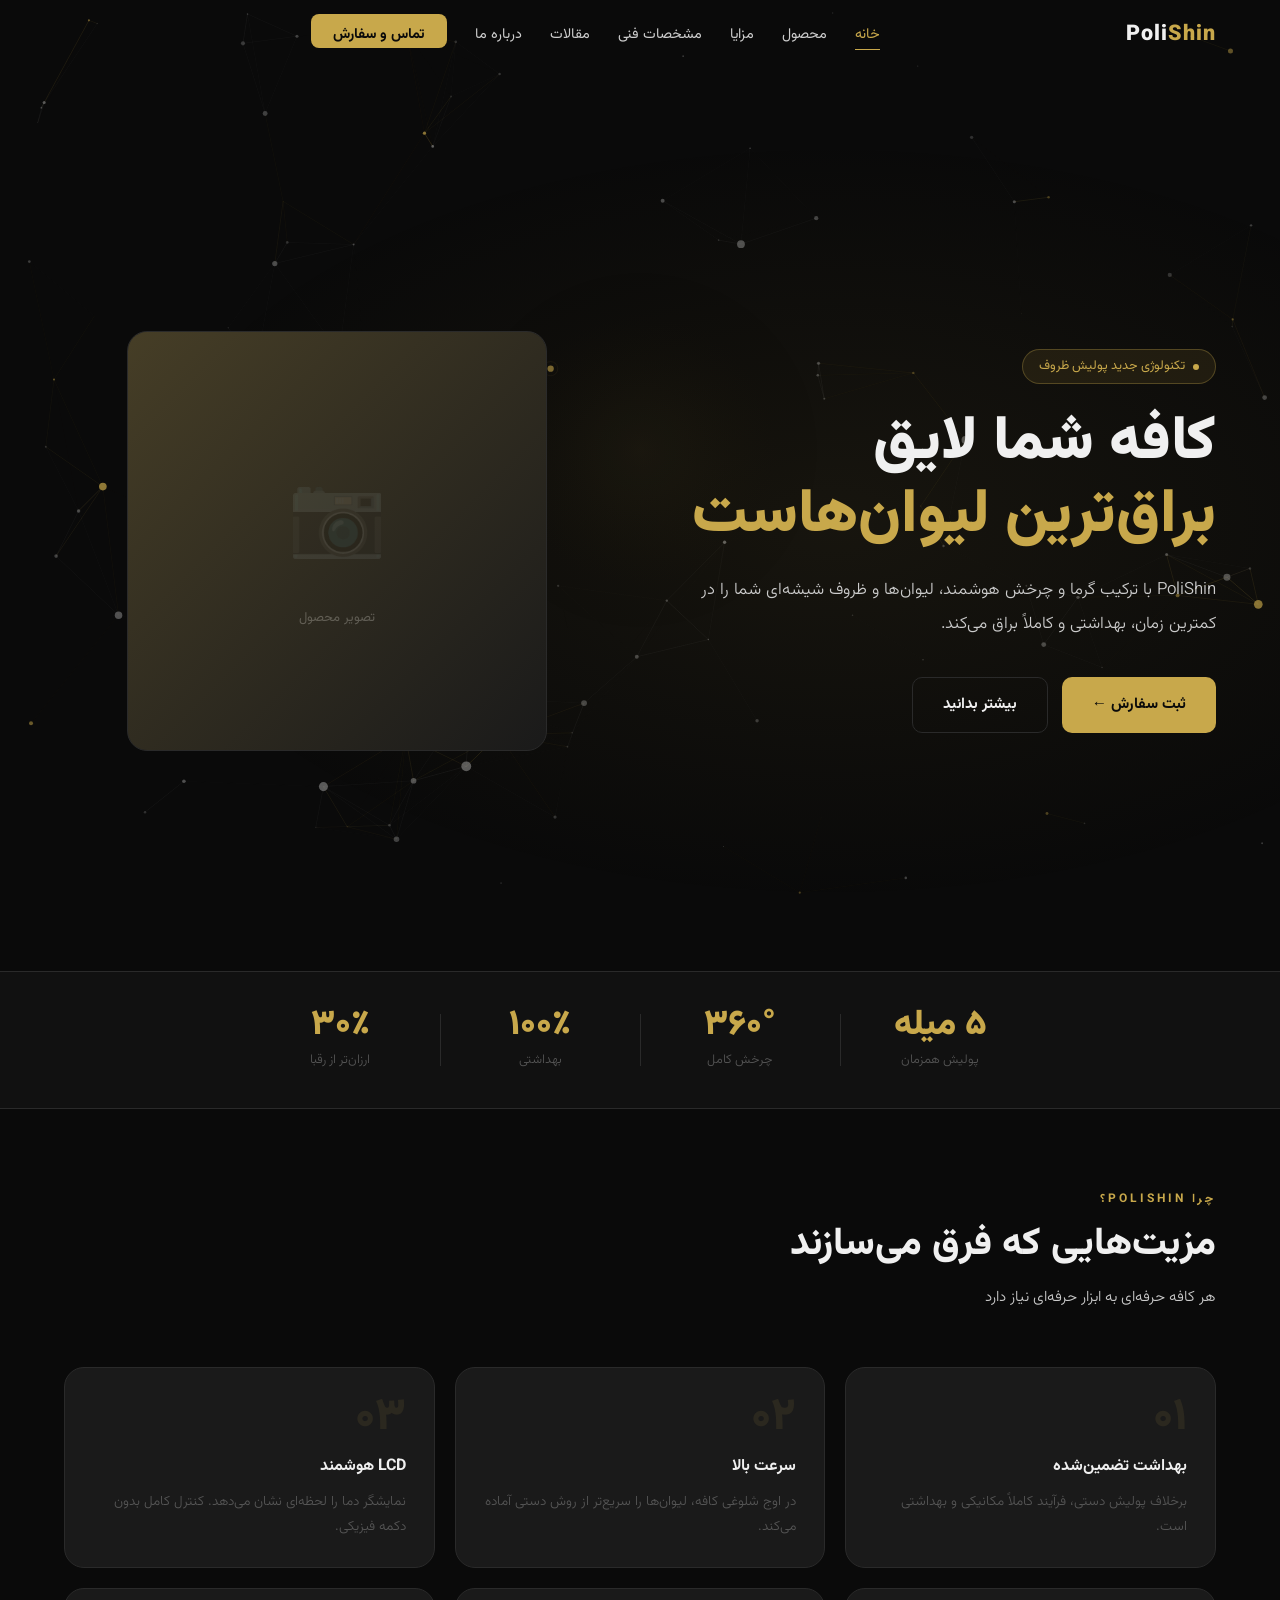
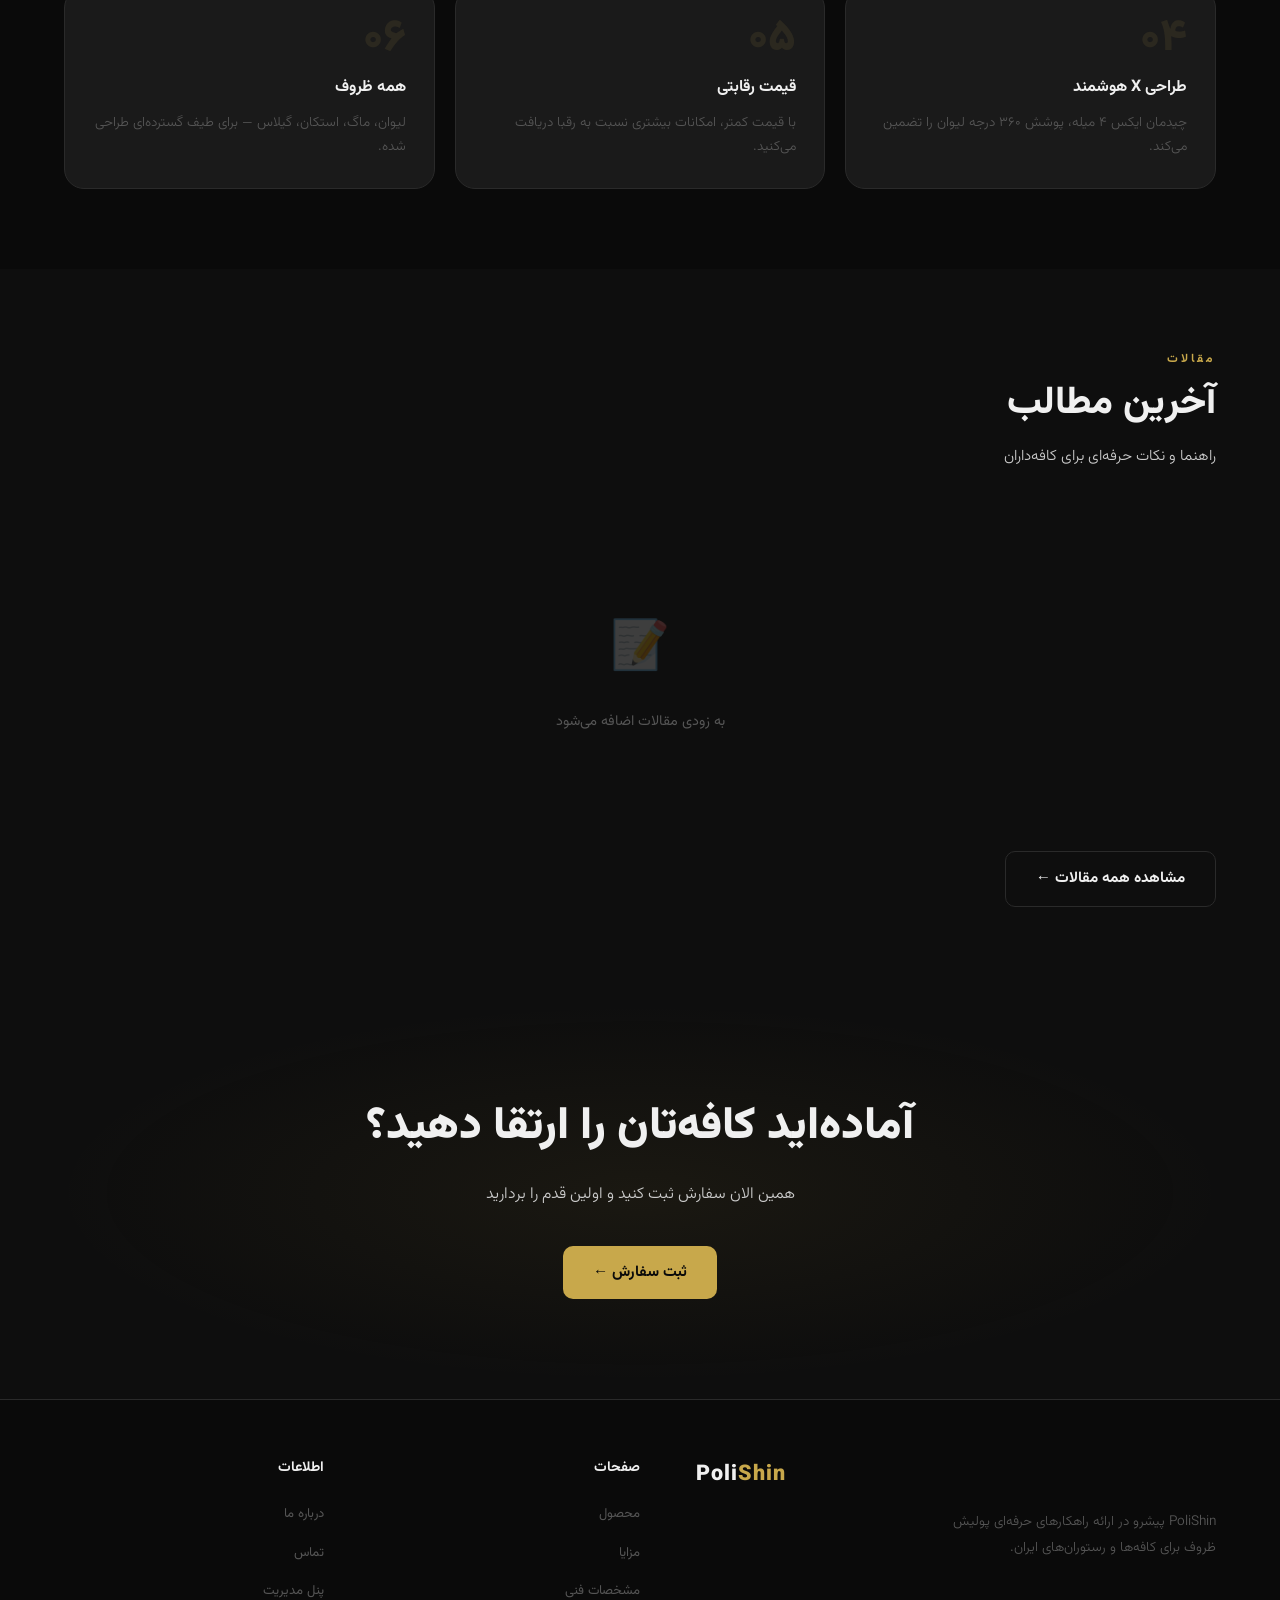
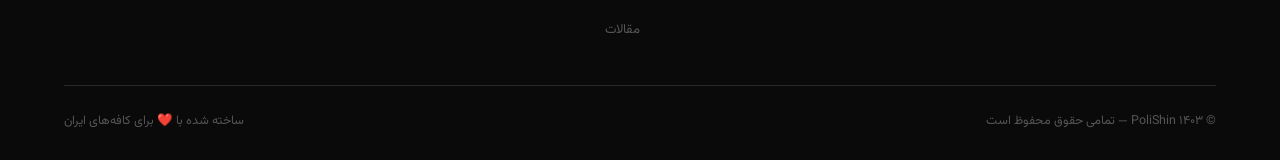
<file: index.html>
<!DOCTYPE html>
<html lang="fa" dir="rtl">
<head>
  <meta charset="UTF-8"/>
  <meta name="viewport" content="width=device-width, initial-scale=1.0"/>
  <meta name="description" content="PoliShin — دستگاه حرفه‌ای پولیش لیوان و ظروف شیشه‌ای برای کافه‌ها و رستوران‌ها"/>
  <meta name="keywords" content="پولیش لیوان,دستگاه پولیش کافه,براق کردن لیوان,تجهیزات کافه,PoliShin"/>
  <meta property="og:title" content="PoliShin | پولیش حرفه‌ای برای کافه شما"/>
  <meta property="og:description" content="دستگاه پولیش لیوان با تکنولوژی گرما و چرخش هوشمند"/>
  <meta property="og:type" content="website"/>
  <title>PoliShin | پولیش حرفه‌ای برای کافه شما</title>
  <link rel="preconnect" href="https://fonts.googleapis.com"/>
  <link rel="preconnect" href="https://fonts.gstatic.com" crossorigin/>
  <link href="https://fonts.googleapis.com/css2?family=Vazirmatn:wght@300;400;500;700;900&display=swap" rel="stylesheet"/>
  <link rel="stylesheet" href="css/style.css"/>
  <style>
    .hero{min-height:100vh;display:flex;align-items:center;padding:120px 5% 80px;gap:60px;position:relative;overflow:hidden;}
    .hero::before{content:'';position:absolute;inset:0;background:radial-gradient(ellipse at 65% 50%,rgba(200,168,75,0.07) 0%,transparent 60%);pointer-events:none;}
    .hero-content{flex:1;max-width:560px;position:relative;z-index:2;}
    .hero-badge{display:inline-flex;align-items:center;gap:8px;background:rgba(200,168,75,0.1);border:1px solid rgba(200,168,75,0.3);color:var(--gold);padding:5px 16px;border-radius:100px;font-size:0.8rem;margin-bottom:24px;}
    .hero-badge::before{content:'';width:6px;height:6px;border-radius:50%;background:var(--gold);animation:pulse 2s infinite;}
    @keyframes pulse{0%,100%{opacity:1;transform:scale(1)}50%{opacity:.4;transform:scale(.8)}}
    .hero h1{font-size:clamp(2.4rem,5vw,3.8rem);font-weight:900;line-height:1.2;margin-bottom:20px;}
    .hero h1 em{color:var(--gold);font-style:normal;}
    .hero p{font-size:1.05rem;color:var(--white2);font-weight:300;line-height:2;margin-bottom:36px;}
    .hero-actions{display:flex;gap:14px;flex-wrap:wrap;}
    .hero-visual{flex:1;display:flex;justify-content:center;align-items:center;position:relative;z-index:2;}
    .hero-img{width:420px;height:420px;border-radius:var(--radlg);background:var(--black3);border:1px solid var(--gray2);display:flex;flex-direction:column;align-items:center;justify-content:center;gap:12px;color:var(--gray);font-size:0.82rem;position:relative;overflow:hidden;}
    .hero-img::before{content:'';position:absolute;inset:-1px;border-radius:var(--radlg);background:linear-gradient(135deg,rgba(200,168,75,0.25),transparent);pointer-events:none;}
    .hero-img .big-icon{font-size:5rem;opacity:0.1;}
    .why-grid{display:grid;grid-template-columns:repeat(3,1fr);gap:20px;}
    .why-num{font-size:2.8rem;font-weight:900;color:rgba(200,168,75,0.1);line-height:1;margin-bottom:12px;}
    .why-card h3{font-size:1rem;font-weight:700;margin-bottom:8px;}
    .why-card p{font-size:0.85rem;color:var(--gray);font-weight:300;line-height:1.8;}
    .cta-section{padding:100px 5%;text-align:center;background:rgba(17,17,17,0.7);position:relative;overflow:hidden;}
    .cta-section::before{content:'';position:absolute;inset:0;background:radial-gradient(ellipse at center,rgba(200,168,75,0.07),transparent 65%);}
    .cta-section h2{font-size:clamp(1.8rem,3.5vw,2.8rem);font-weight:900;margin-bottom:14px;position:relative;}
    .cta-section p{color:var(--white2);font-size:1rem;font-weight:300;margin-bottom:36px;position:relative;}
    .social-links{display:flex;gap:10px;margin-top:14px;flex-wrap:wrap;}
    .social-link{display:none;align-items:center;gap:7px;color:var(--white2);text-decoration:none;font-size:0.8rem;padding:7px 14px;border:1px solid var(--gray2);border-radius:8px;transition:var(--ease);}
    .social-link:hover{border-color:var(--gold);color:var(--gold);}
    @media(max-width:900px){.hero{flex-direction:column;padding:100px 5% 60px;}.hero-img{width:100%;max-width:340px;height:280px;}.why-grid{grid-template-columns:1fr;}}
  </style>
</head>
<body>
<canvas id="bg-canvas"></canvas>
<nav>
  <a href="index.html" class="logo">Poli<span style="color:#c8a84b">Shin</span></a>
  <ul class="nav-links">
    <li><a href="index.html" class="active">خانه</a></li>
    <li><a href="pages/product.html">محصول</a></li>
    <li><a href="pages/features.html">مزایا</a></li>
    <li><a href="pages/specs.html">مشخصات فنی</a></li>
    <li><a href="pages/articles.html">مقالات</a></li>
    <li><a href="pages/about.html">درباره ما</a></li>
    <li><a href="pages/contact.html" class="nav-cta">تماس و سفارش</a></li>
  </ul>
  <button class="nav-toggle" aria-label="منو"><span></span><span></span><span></span></button>
</nav>

<section class="hero">
  <div class="hero-content">
    <div class="hero-badge"><span data-cms="hero_badge">تکنولوژی جدید پولیش ظروف</span></div>
    <h1><span data-cms="hero_title_1">کافه شما لایق</span><br/><em data-cms="hero_title_2">براق‌ترین لیوان‌هاست</em></h1>
    <p data-cms="hero_description">PoliShin با ترکیب گرما و چرخش هوشمند، لیوان‌ها و ظروف شیشه‌ای شما را در کمترین زمان، بهداشتی و کاملاً براق می‌کند.</p>
    <div class="hero-actions">
      <a href="pages/contact.html" class="btn btn-gold">ثبت سفارش ←</a>
      <a href="pages/product.html" class="btn btn-outline">بیشتر بدانید</a>
    </div>
  </div>
  <div class="hero-visual">
    <div class="hero-img" data-cms="hero_image">
      <div class="big-icon">📷</div>
      <span>تصویر محصول</span>
    </div>
  </div>
</section>

<div class="stats-bar">
  <div class="stat-item"><span class="stat-num" data-cms="stat_1_number">۵ میله</span><div class="stat-label" data-cms="stat_1_label">پولیش همزمان</div></div>
  <div class="stat-item"><span class="stat-num" data-cms="stat_2_number">۳۶۰°</span><div class="stat-label" data-cms="stat_2_label">چرخش کامل</div></div>
  <div class="stat-item"><span class="stat-num" data-cms="stat_3_number">۱۰۰٪</span><div class="stat-label" data-cms="stat_3_label">بهداشتی</div></div>
  <div class="stat-item"><span class="stat-num" data-cms="stat_4_number">۳۰٪</span><div class="stat-label" data-cms="stat_4_label">ارزان‌تر از رقبا</div></div>
</div>

<section class="section">
  <div class="section-header fade-up">
    <span class="eyebrow">چرا PoliShin؟</span>
    <h2 class="section-title">مزیت‌هایی که فرق می‌سازند</h2>
    <p class="section-sub">هر کافه حرفه‌ای به ابزار حرفه‌ای نیاز دارد</p>
  </div>
  <div class="why-grid">
    <div class="card why-card fade-up delay-1"><div class="why-num">۰۱</div><h3>بهداشت تضمین‌شده</h3><p>برخلاف پولیش دستی، فرآیند کاملاً مکانیکی و بهداشتی است.</p></div>
    <div class="card why-card fade-up delay-2"><div class="why-num">۰۲</div><h3>سرعت بالا</h3><p>در اوج شلوغی کافه، لیوان‌ها را سریع‌تر از روش دستی آماده می‌کند.</p></div>
    <div class="card why-card fade-up delay-3"><div class="why-num">۰۳</div><h3>LCD هوشمند</h3><p>نمایشگر دما را لحظه‌ای نشان می‌دهد. کنترل کامل بدون دکمه فیزیکی.</p></div>
    <div class="card why-card fade-up delay-4"><div class="why-num">۰۴</div><h3>طراحی X هوشمند</h3><p>چیدمان ایکس ۴ میله، پوشش ۳۶۰ درجه لیوان را تضمین می‌کند.</p></div>
    <div class="card why-card fade-up delay-5"><div class="why-num">۰۵</div><h3>قیمت رقابتی</h3><p>با قیمت کمتر، امکانات بیشتری نسبت به رقبا دریافت می‌کنید.</p></div>
    <div class="card why-card fade-up delay-1"><div class="why-num">۰۶</div><h3>همه ظروف</h3><p>لیوان، ماگ، استکان، گیلاس — برای طیف گسترده‌ای طراحی شده.</p></div>
  </div>
</section>

<section class="section section-alt">
  <div class="section-header fade-up">
    <span class="eyebrow">مقالات</span>
    <h2 class="section-title">آخرین مطالب</h2>
    <p class="section-sub">راهنما و نکات حرفه‌ای برای کافه‌داران</p>
  </div>
  <div id="home-articles"><div class="loading"><div class="spinner"></div></div></div>
  <div style="margin-top:36px;" class="fade-up"><a href="pages/articles.html" class="btn btn-outline">مشاهده همه مقالات ←</a></div>
</section>

<section class="cta-section">
  <h2 class="fade-up">آماده‌اید کافه‌تان را ارتقا دهید؟</h2>
  <p class="fade-up delay-1">همین الان سفارش ثبت کنید و اولین قدم را بردارید</p>
  <a href="pages/contact.html" class="btn btn-gold fade-up delay-2">ثبت سفارش ←</a>
</section>

<footer>
  <div class="footer-grid">
    <div class="footer-about">
      <a href="index.html" class="logo">Poli<span style="color:#c8a84b">Shin</span></a>
      <p>PoliShin پیشرو در ارائه راهکارهای حرفه‌ای پولیش ظروف برای کافه‌ها و رستوران‌های ایران.</p>
      <div class="social-links">
        <a href="#" class="social-link" data-cms="contact_instagram">📸 اینستاگرام</a>
        <a href="#" class="social-link" data-cms="contact_telegram">✈️ تلگرام</a>
        <a href="#" class="social-link" data-cms="contact_whatsapp">💬 واتساپ</a>
      </div>
    </div>
    <div class="footer-col"><h4>صفحات</h4><ul>
      <li><a href="pages/product.html">محصول</a></li>
      <li><a href="pages/features.html">مزایا</a></li>
      <li><a href="pages/specs.html">مشخصات فنی</a></li>
      <li><a href="pages/articles.html">مقالات</a></li>
    </ul></div>
    <div class="footer-col"><h4>اطلاعات</h4><ul>
      <li><a href="pages/about.html">درباره ما</a></li>
      <li><a href="pages/contact.html">تماس</a></li>
      <li><a href="admin/index.html">پنل مدیریت</a></li>
    </ul></div>
  </div>
  <div class="footer-bottom">
    <p>© ۱۴۰۳ PoliShin — تمامی حقوق محفوظ است</p>
    <p>ساخته شده با ❤️ برای کافه‌های ایران</p>
  </div>
</footer>

<script src="js/main.js"></script>
<script src="js/cms.js"></script>
<script>
const _API='https://polishin-backend-production.up.railway.app/api';
const _BACKEND='https://polishin-backend-production.up.railway.app';
async function loadHomeArticles(){
  const el=document.getElementById('home-articles');
  try{
    const res=await fetch(`${_API}/articles?limit=3`);
    const json=await res.json();
    if(!json.success||!json.data.length){el.innerHTML='<div class="empty-state"><div class="empty-icon">📝</div><p>به زودی مقالات اضافه می‌شود</p></div>';return;}
    el.innerHTML=`<div class="articles-grid">${json.data.map(a=>`<a href="pages/article.html?slug=${a.slug}" class="article-card fade-up"><div class="article-thumb">${a.image?`<img src="${_BACKEND}${a.image}" alt="${a.title}"/>`:'<span>تصویر مقاله</span>'}</div><div class="article-body"><span class="article-tag">${a.category}</span><h3>${a.title}</h3><p>${a.summary.substring(0,100)}...</p><div class="article-meta"><span class="article-date">${new Date(a.createdAt).toLocaleDateString('fa-IR')}</span><span class="article-read">${a.readTime} ←</span></div></div></a>`).join('')}</div>`;
  }catch{el.innerHTML='<div class="empty-state"><div class="empty-icon">📝</div><p>به زودی مقالات اضافه می‌شود</p></div>';}
}
loadHomeArticles();
</script>
</body>
</html>
</file>
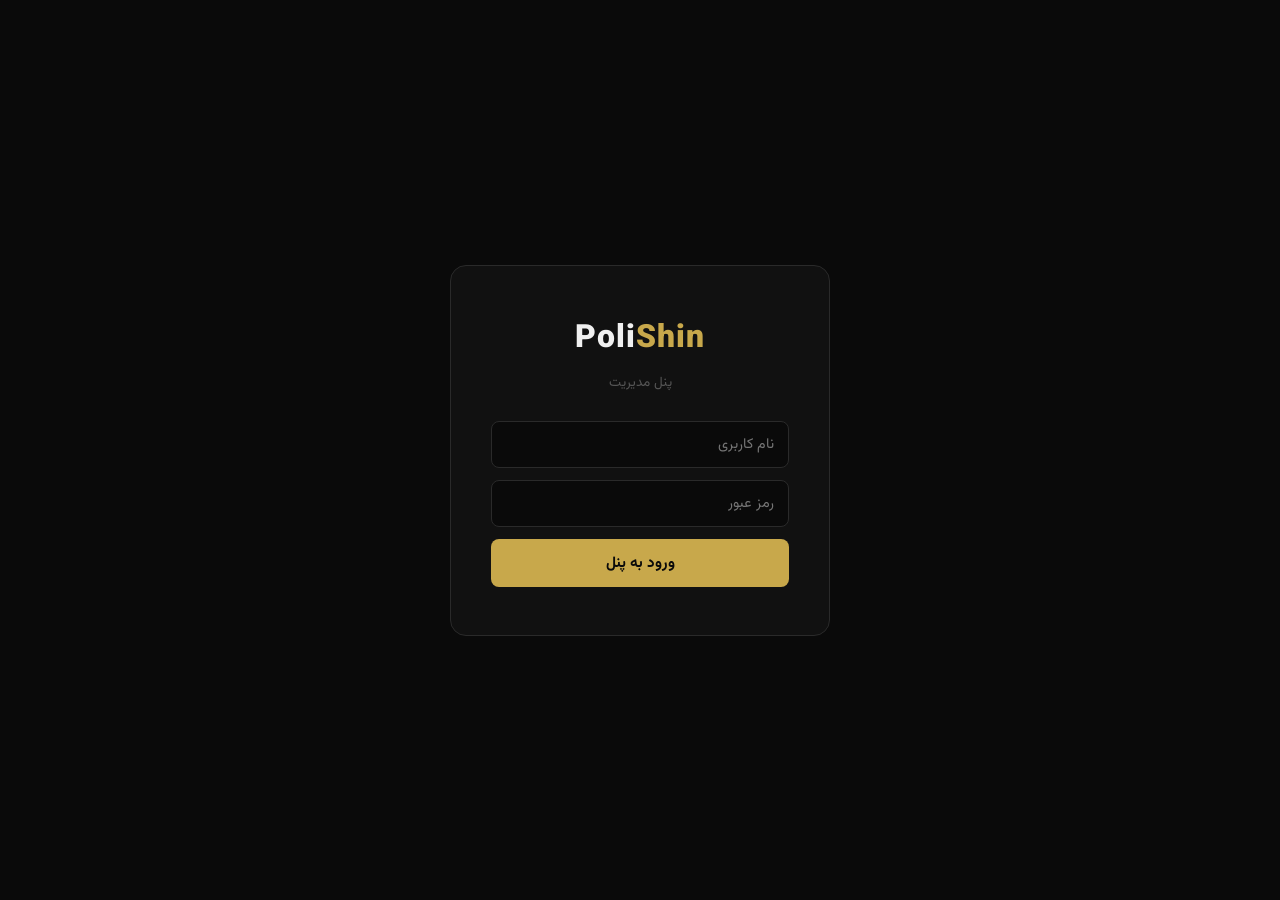
<file: admin/index.html>
<!DOCTYPE html>
<html lang="fa" dir="rtl">
<head>
  <meta charset="UTF-8"/><meta name="viewport" content="width=device-width, initial-scale=1.0"/>
  <title>پنل مدیریت | PoliShin</title>
  <link href="https://fonts.googleapis.com/css2?family=Vazirmatn:wght@300;400;500;700;900&display=swap" rel="stylesheet"/>
  <style>
    :root{--black:#0a0a0a;--black2:#111;--black3:#1a1a1a;--black4:#222;--gold:#c8a84b;--gold2:#e2c26a;--white:#f0f0f0;--white2:#ccc;--gray:#555;--gray2:#2a2a2a;}
    *{margin:0;padding:0;box-sizing:border-box;}
    body{font-family:'Vazirmatn',sans-serif;background:var(--black);color:var(--white);direction:rtl;min-height:100vh;}
    .login-wrap{display:flex;align-items:center;justify-content:center;min-height:100vh;}
    .login-box{background:var(--black2);border:1px solid var(--gray2);border-radius:16px;padding:48px 40px;width:100%;max-width:380px;text-align:center;}
    .login-logo{font-size:2rem;font-weight:900;margin-bottom:8px;letter-spacing:1px;}.login-logo span{color:var(--gold);}
    .login-sub{font-size:0.85rem;color:var(--gray);margin-bottom:28px;}
    .login-box input{width:100%;background:var(--black);border:1px solid var(--gray2);border-radius:8px;padding:11px 14px;color:var(--white);font-family:'Vazirmatn',sans-serif;font-size:0.9rem;direction:rtl;margin-bottom:12px;transition:.2s;}
    .login-box input:focus{outline:none;border-color:var(--gold);}
    .login-btn{width:100%;background:var(--gold);color:var(--black);padding:12px;border-radius:8px;font-family:'Vazirmatn',sans-serif;font-size:0.95rem;font-weight:700;border:none;cursor:pointer;transition:.2s;}
    .login-btn:hover{background:var(--gold2);}
    .login-error{color:#e06060;font-size:0.8rem;margin-top:8px;display:none;}
    .app{display:none;flex-direction:row;min-height:100vh;}
    .sidebar{width:240px;background:var(--black2);border-left:1px solid var(--gray2);display:flex;flex-direction:column;flex-shrink:0;}
    .sidebar-header{padding:22px 18px;border-bottom:1px solid var(--gray2);}
    .sidebar-logo{font-size:1.2rem;font-weight:900;letter-spacing:1px;}.sidebar-logo span{color:var(--gold);}
    .sidebar-sub{font-size:0.7rem;color:var(--gray);margin-top:3px;}
    .sidebar-nav{padding:10px 0;flex:1;overflow-y:auto;}
    .nav-group{padding:14px 18px 6px;font-size:0.65rem;color:var(--gray);letter-spacing:2px;text-transform:uppercase;}
    .nav-item{display:flex;align-items:center;gap:10px;padding:10px 18px;color:var(--gray);font-size:0.85rem;cursor:pointer;transition:.2s;border-right:3px solid transparent;user-select:none;}
    .nav-item:hover,.nav-item.active{color:var(--white);background:rgba(200,168,75,0.06);border-right-color:var(--gold);}
    .nav-item.active{color:var(--gold);}
    .nav-badge{background:rgba(200,168,75,0.2);color:var(--gold);font-size:0.65rem;padding:1px 7px;border-radius:100px;margin-right:auto;}
    .sidebar-footer{padding:14px 18px;border-top:1px solid var(--gray2);}
    .logout-btn{width:100%;background:transparent;border:1px solid var(--gray2);color:var(--gray);padding:8px;border-radius:8px;font-family:'Vazirmatn',sans-serif;font-size:0.8rem;cursor:pointer;transition:.2s;}
    .logout-btn:hover{border-color:#e06060;color:#e06060;}
    .main{flex:1;display:flex;flex-direction:column;overflow:hidden;}
    .topbar{background:var(--black2);border-bottom:1px solid var(--gray2);padding:13px 24px;display:flex;align-items:center;justify-content:space-between;flex-shrink:0;}
    .topbar h1{font-size:1rem;font-weight:700;}
    .server-status{font-size:0.75rem;color:var(--gray);}.server-status.online{color:#4caf50;}
    .content{flex:1;padding:24px;overflow-y:auto;}
    .panel{display:none;}.panel.active{display:block;}
    .dash-grid{display:grid;grid-template-columns:repeat(4,1fr);gap:14px;margin-bottom:24px;}
    .dash-card{background:var(--black3);border:1px solid var(--gray2);border-radius:10px;padding:18px;}
    .dash-card-label{font-size:0.72rem;color:var(--gray);margin-bottom:6px;}
    .dash-card-value{font-size:1.7rem;font-weight:900;color:var(--gold);}
    .dash-card-sub{font-size:0.68rem;color:var(--gray);margin-top:3px;}
    .tbl-wrap{background:var(--black3);border:1px solid var(--gray2);border-radius:10px;overflow:hidden;margin-bottom:16px;}
    .tbl-header{display:flex;align-items:center;justify-content:space-between;padding:14px 16px;border-bottom:1px solid var(--gray2);}
    .tbl-title{font-size:0.88rem;font-weight:700;}
    table{width:100%;border-collapse:collapse;}
    th{background:var(--black4);padding:10px 14px;text-align:right;font-size:0.72rem;color:var(--gray);font-weight:500;border-bottom:1px solid var(--gray2);}
    td{padding:10px 14px;font-size:0.8rem;color:var(--white2);border-bottom:1px solid rgba(42,42,42,0.4);}
    tr:last-child td{border-bottom:none;}tr:hover td{background:rgba(255,255,255,0.015);}
    .badge{display:inline-block;padding:2px 9px;border-radius:100px;font-size:0.65rem;font-weight:500;}
    .badge-gold{background:rgba(200,168,75,0.1);color:var(--gold);}.badge-gray{background:rgba(85,85,85,0.15);color:var(--gray);}
    .badge-green{background:rgba(42,122,74,0.15);color:#4caf50;}.badge-red{background:rgba(122,42,42,0.15);color:#e06060;}
    .action-btns{display:flex;gap:5px;}
    .btn-sm{padding:4px 10px;border-radius:6px;font-size:0.7rem;font-family:'Vazirmatn',sans-serif;cursor:pointer;border:none;transition:.2s;}
    .btn-edit{background:rgba(200,168,75,0.1);color:var(--gold);border:1px solid rgba(200,168,75,0.2);}.btn-edit:hover{background:rgba(200,168,75,0.2);}
    .btn-del{background:rgba(122,42,42,0.12);color:#e06060;border:1px solid rgba(122,42,42,0.2);}.btn-del:hover{background:rgba(122,42,42,0.25);}
    .btn-read{background:rgba(85,85,85,0.12);color:var(--white2);border:1px solid var(--gray2);}
    .form-card{background:var(--black3);border:1px solid var(--gray2);border-radius:10px;padding:22px;margin-bottom:16px;}
    .form-card-title{font-size:0.9rem;font-weight:700;margin-bottom:18px;padding-bottom:12px;border-bottom:1px solid var(--gray2);color:var(--gold);}
    .form-grid{display:grid;grid-template-columns:1fr 1fr;gap:14px;}
    .form-group{display:flex;flex-direction:column;gap:6px;}.form-group.full{grid-column:1/-1;}
    label{font-size:0.75rem;font-weight:500;color:var(--white2);}
    input,textarea,select{background:var(--black);border:1px solid var(--gray2);border-radius:7px;padding:9px 12px;color:var(--white);font-family:'Vazirmatn',sans-serif;font-size:0.82rem;direction:rtl;transition:.2s;width:100%;}
    input:focus,textarea:focus,select:focus{outline:none;border-color:var(--gold);}
    textarea{resize:vertical;min-height:90px;}select option{background:var(--black2);}
    .form-actions{display:flex;gap:10px;margin-top:16px;flex-wrap:wrap;}
    .btn-primary{background:var(--gold);color:var(--black);padding:9px 22px;border-radius:7px;font-family:'Vazirmatn',sans-serif;font-size:0.84rem;font-weight:700;border:none;cursor:pointer;transition:.2s;}.btn-primary:hover{background:var(--gold2);}
    .btn-secondary{background:transparent;color:var(--white2);padding:9px 22px;border-radius:7px;font-family:'Vazirmatn',sans-serif;font-size:0.84rem;border:1px solid var(--gray2);cursor:pointer;transition:.2s;}.btn-secondary:hover{border-color:var(--white2);}
    .form-msg{font-size:0.76rem;margin-top:10px;padding:9px 13px;border-radius:7px;display:none;}
    .form-msg.success{background:rgba(42,122,74,0.12);color:#4caf50;border:1px solid rgba(42,122,74,0.25);}
    .form-msg.error{background:rgba(122,42,42,0.12);color:#e06060;border:1px solid rgba(122,42,42,0.25);}
    .img-upload-area{border:2px dashed var(--gray2);border-radius:8px;padding:18px;text-align:center;cursor:pointer;transition:.2s;font-size:0.78rem;color:var(--gray);margin-bottom:12px;}
    .img-upload-area:hover{border-color:var(--gold);color:var(--gold);}
    .img-grid{display:grid;grid-template-columns:repeat(2,1fr);gap:12px;}
    .img-item{position:relative;border-radius:8px;overflow:hidden;border:1px solid var(--gray2);aspect-ratio:16/9;background:var(--black4);display:flex;align-items:center;justify-content:center;color:var(--gray);font-size:0.72rem;}
    .img-item img{position:absolute;inset:0;width:100%;height:100%;object-fit:cover;}
    .img-item-footer{position:absolute;bottom:0;left:0;right:0;background:rgba(0,0,0,0.75);padding:5px 8px;display:flex;align-items:center;justify-content:space-between;}
    .img-item-label{font-size:0.65rem;color:var(--white2);}
    .img-item-upload{background:var(--gold);color:var(--black);border:none;border-radius:4px;padding:2px 8px;font-size:0.65rem;font-family:'Vazirmatn',sans-serif;cursor:pointer;font-weight:700;}
    .msg-card{background:var(--black3);border:1px solid var(--gray2);border-radius:10px;padding:16px 18px;margin-bottom:8px;}
    .msg-card.unread{border-right:3px solid var(--gold);}
    .msg-top{display:flex;align-items:center;justify-content:space-between;margin-bottom:8px;}
    .msg-name{font-size:0.88rem;font-weight:700;}
    .msg-text{font-size:0.8rem;color:var(--gray);line-height:1.7;margin-bottom:8px;}
    .msg-meta{display:flex;gap:12px;flex-wrap:wrap;font-size:0.71rem;color:var(--gray);}
    .msg-actions{display:flex;gap:7px;margin-top:10px;}
    .loading{display:flex;align-items:center;justify-content:center;padding:40px;}
    .spinner{width:28px;height:28px;border:2px solid var(--gray2);border-top-color:var(--gold);border-radius:50%;animation:spin .7s linear infinite;}
    @keyframes spin{to{transform:rotate(360deg)}}
    .empty{text-align:center;padding:40px;color:var(--gray);font-size:0.84rem;}
    .seo-preview{background:var(--black);border:1px solid var(--gray2);border-radius:8px;padding:14px;margin-top:12px;}
    .seo-preview-title{color:#8ab4f8;font-size:0.88rem;margin-bottom:3px;}
    .seo-preview-url{color:#34a853;font-size:0.72rem;margin-bottom:5px;}
    .seo-preview-desc{color:#bdc1c6;font-size:0.76rem;line-height:1.5;}
    @media(max-width:768px){.sidebar{width:200px;}.dash-grid{grid-template-columns:1fr 1fr;}.form-grid{grid-template-columns:1fr;}}
  </style>
</head>
<body>

<div class="login-wrap" id="loginScreen">
  <div class="login-box">
    <div class="login-logo">Poli<span>Shin</span></div>
    <p class="login-sub">پنل مدیریت</p>
    <input type="text" id="loginUser" placeholder="نام کاربری"/>
    <input type="password" id="loginPass" placeholder="رمز عبور"/>
    <p class="login-error" id="loginError">نام کاربری یا رمز اشتباه است</p>
    <button class="login-btn" onclick="doLogin()">ورود به پنل</button>
  </div>
</div>

<div class="app" id="app">
  <aside class="sidebar">
    <div class="sidebar-header"><div class="sidebar-logo">Poli<span>Shin</span></div><div class="sidebar-sub">پنل مدیریت</div></div>
    <nav class="sidebar-nav">
      <div class="nav-group">عمومی</div>
      <div class="nav-item active" onclick="showP('dashboard',this)">📊 داشبورد</div>
      <div class="nav-group">محتوا</div>
      <div class="nav-item" onclick="showP('articles',this)">📝 مقالات</div>
      <div class="nav-item" onclick="showP('newArticle',this)">✏️ مقاله جدید</div>
      <div class="nav-item" onclick="showP('messages',this)">💬 پیام‌ها <span class="nav-badge" id="unread-badge" style="display:none">0</span></div>
      <div class="nav-group">ویرایش سایت</div>
      <div class="nav-item" onclick="showP('cms_hero',this)">🏠 صفحه اصلی</div>
      <div class="nav-item" onclick="showP('cms_media',this)">📷 تصاویر</div>
      <div class="nav-item" onclick="showP('cms_specs',this)">⚙️ مشخصات فنی</div>
      <div class="nav-item" onclick="showP('cms_about',this)">🏢 درباره ما</div>
      <div class="nav-item" onclick="showP('cms_contact',this)">📞 اطلاعات تماس</div>
      <div class="nav-item" onclick="showP('cms_seo',this)">🔍 SEO</div>
      <div class="nav-group">حساب</div>
      <div class="nav-item" onclick="showP('pw',this)">🔐 رمز عبور</div>
    </nav>
    <div class="sidebar-footer"><button class="logout-btn" onclick="doLogout()">خروج از پنل</button></div>
  </aside>

  <div class="main">
    <div class="topbar">
      <h1 id="panelTitle">داشبورد</h1>
      <div style="display:flex;align-items:center;gap:16px;">
        <span class="server-status" id="srvStatus">● بررسی...</span>
        <span style="font-size:0.75rem;color:var(--gray);">خوش آمدید، <span id="adminName" style="color:var(--gold)">admin</span></span>
      </div>
    </div>
    <div class="content">

      <div class="panel active" id="panel-dashboard">
        <div class="dash-grid">
          <div class="dash-card"><div class="dash-card-label">مقالات</div><div class="dash-card-value" id="d-art">—</div><div class="dash-card-sub">منتشر شده</div></div>
          <div class="dash-card"><div class="dash-card-label">پیام‌ها</div><div class="dash-card-value" id="d-msg">—</div><div class="dash-card-sub" id="d-unread">—</div></div>
          <div class="dash-card"><div class="dash-card-label">تنظیمات CMS</div><div class="dash-card-value" id="d-cms">—</div><div class="dash-card-sub">آیتم ذخیره شده</div></div>
          <div class="dash-card"><div class="dash-card-label">سرور</div><div class="dash-card-value" style="font-size:1rem;" id="d-srv">● —</div><div class="dash-card-sub">Railway</div></div>
        </div>
        <div class="tbl-wrap"><div class="tbl-header"><span class="tbl-title">آخرین مقالات</span></div>
        <table><thead><tr><th>عنوان</th><th>دسته</th><th>تاریخ</th><th>وضعیت</th></tr></thead>
        <tbody id="d-art-body"><tr><td colspan="4" class="empty">در حال بارگذاری...</td></tr></tbody></table></div>
      </div>

      <div class="panel" id="panel-articles">
        <div class="tbl-wrap"><div class="tbl-header"><span class="tbl-title">مدیریت مقالات</span>
        <button class="btn-primary" onclick="showP('newArticle',document.querySelectorAll('.nav-item')[3])">+ مقاله جدید</button></div>
        <table><thead><tr><th>عنوان</th><th>دسته</th><th>تاریخ</th><th>بازدید</th><th>وضعیت</th><th>عملیات</th></tr></thead>
        <tbody id="arts-body"><tr><td colspan="6" class="empty">در حال بارگذاری...</td></tr></tbody></table></div>
      </div>

      <div class="panel" id="panel-newArticle">
        <div class="form-card">
          <div class="form-card-title" id="art-form-title">✏️ مقاله جدید</div>
          <input type="hidden" id="edit-id"/>
          <div class="form-grid">
            <div class="form-group full"><label>عنوان *</label><input type="text" id="art-title" placeholder="عنوان مقاله..."/></div>
            <div class="form-group"><label>دسته‌بندی</label><select id="art-cat"><option>بهداشت کافه</option><option>تجهیزات</option><option>نکات حرفه‌ای</option><option>آموزش</option></select></div>
            <div class="form-group"><label>زمان مطالعه</label><input type="text" id="art-time" placeholder="مثلاً: ۳ دقیقه"/></div>
            <div class="form-group"><label>وضعیت</label><select id="art-status"><option value="published">منتشر</option><option value="draft">پیش‌نویس</option></select></div>
            <div class="form-group">
              <label>تصویر</label>
              <div class="img-upload-area" onclick="document.getElementById('art-img').click()">📷 کلیک برای آپلود<br/><small style="color:var(--gray)">JPG,PNG,WebP — حداکثر 5MB</small></div>
              <input type="file" id="art-img" accept="image/*" style="display:none" onchange="prevArtImg(this)"/>
              <img id="art-img-prev" style="display:none;width:100%;max-height:130px;object-fit:cover;border-radius:7px;border:1px solid var(--gray2);"/>
            </div>
            <div class="form-group full"><label>خلاصه *</label><textarea id="art-summary" placeholder="یک پاراگراف کوتاه..."></textarea></div>
            <div class="form-group full"><label>متن کامل *</label><textarea id="art-body" style="min-height:200px;" placeholder="متن اصلی مقاله..."></textarea></div>
          </div>
          <div class="form-actions">
            <button class="btn-primary" onclick="saveArt(false)">انتشار</button>
            <button class="btn-secondary" onclick="saveArt(true)">پیش‌نویس</button>
            <button class="btn-secondary" onclick="clearArt()">پاک کردن</button>
          </div>
          <div class="form-msg" id="art-msg"></div>
        </div>
      </div>

      <div class="panel" id="panel-messages">
        <div id="msgs-wrap"><div class="loading"><div class="spinner"></div></div></div>
      </div>

      <div class="panel" id="panel-cms_hero">
        <div class="form-card">
          <div class="form-card-title">🏠 صفحه اصلی</div>
          <div class="form-grid">
            <div class="form-group full"><label>متن بج</label><input type="text" id="hero_badge"/></div>
            <div class="form-group"><label>خط اول عنوان</label><input type="text" id="hero_title_1"/></div>
            <div class="form-group"><label>خط دوم عنوان (طلایی)</label><input type="text" id="hero_title_2"/></div>
            <div class="form-group full"><label>توضیحات</label><textarea id="hero_description" style="min-height:80px;"></textarea></div>
            <div class="form-group"><label>آمار ۱ — عدد</label><input type="text" id="stat_1_number"/></div>
            <div class="form-group"><label>آمار ۱ — توضیح</label><input type="text" id="stat_1_label"/></div>
            <div class="form-group"><label>آمار ۲ — عدد</label><input type="text" id="stat_2_number"/></div>
            <div class="form-group"><label>آمار ۲ — توضیح</label><input type="text" id="stat_2_label"/></div>
            <div class="form-group"><label>آمار ۳ — عدد</label><input type="text" id="stat_3_number"/></div>
            <div class="form-group"><label>آمار ۳ — توضیح</label><input type="text" id="stat_3_label"/></div>
            <div class="form-group"><label>آمار ۴ — عدد</label><input type="text" id="stat_4_number"/></div>
            <div class="form-group"><label>آمار ۴ — توضیح</label><input type="text" id="stat_4_label"/></div>
          </div>
          <div class="form-actions"><button class="btn-primary" onclick="saveCMS('hero')">ذخیره</button></div>
          <div class="form-msg" id="hero-msg"></div>
        </div>
      </div>

      <div class="panel" id="panel-cms_media">
        <div class="form-card">
          <div class="form-card-title">📷 تصاویر سایت</div>
          <div class="img-grid" id="img-grid"></div>
          <input type="file" id="img-file-input" accept="image/*" style="display:none"/>
          <div class="form-msg" id="media-msg" style="margin-top:14px;"></div>
        </div>
      </div>

      <div class="panel" id="panel-cms_specs">
        <div class="form-card">
          <div class="form-card-title">⚙️ مشخصات فنی</div>
          <div class="form-grid">
            <div class="form-group"><label>تعداد میله‌ها</label><input type="text" id="spec_poles"/></div>
            <div class="form-group"><label>میله مرکزی</label><input type="text" id="spec_center"/></div>
            <div class="form-group"><label>چیدمان میله‌ها</label><input type="text" id="spec_layout"/></div>
            <div class="form-group"><label>جنس نخ</label><input type="text" id="spec_thread"/></div>
            <div class="form-group"><label>سیستم گرمایش</label><input type="text" id="spec_heating"/></div>
            <div class="form-group"><label>نمایشگر</label><input type="text" id="spec_display"/></div>
            <div class="form-group"><label>رابط کاربری</label><input type="text" id="spec_ui"/></div>
            <div class="form-group"><label>کاربرد</label><input type="text" id="spec_usage"/></div>
            <div class="form-group full"><label>ظروف مناسب</label><input type="text" id="spec_vessels"/></div>
          </div>
          <div class="form-actions"><button class="btn-primary" onclick="saveCMS('specs')">ذخیره</button></div>
          <div class="form-msg" id="specs-msg"></div>
        </div>
      </div>

      <div class="panel" id="panel-cms_about">
        <div class="form-card">
          <div class="form-card-title">🏢 درباره ما</div>
          <div class="form-grid">
            <div class="form-group full"><label>عنوان</label><input type="text" id="about_title"/></div>
            <div class="form-group full"><label>پاراگراف اول</label><textarea id="about_p1"></textarea></div>
            <div class="form-group full"><label>پاراگراف دوم</label><textarea id="about_p2"></textarea></div>
            <div class="form-group full"><label>پاراگراف سوم</label><textarea id="about_p3"></textarea></div>
          </div>
          <div class="form-actions"><button class="btn-primary" onclick="saveCMS('about')">ذخیره</button></div>
          <div class="form-msg" id="about-msg"></div>
        </div>
      </div>

      <div class="panel" id="panel-cms_contact">
        <div class="form-card">
          <div class="form-card-title">📞 اطلاعات تماس</div>
          <div class="form-grid">
            <div class="form-group"><label>شماره تلفن</label><input type="text" id="contact_phone"/></div>
            <div class="form-group"><label>ایمیل</label><input type="email" id="contact_email"/></div>
            <div class="form-group"><label>آدرس</label><input type="text" id="contact_address"/></div>
            <div class="form-group"><label>ساعات کاری</label><input type="text" id="contact_hours"/></div>
            <div class="form-group"><label>اینستاگرام (لینک)</label><input type="url" id="contact_instagram" placeholder="https://instagram.com/..."/></div>
            <div class="form-group"><label>تلگرام (لینک)</label><input type="url" id="contact_telegram" placeholder="https://t.me/..."/></div>
            <div class="form-group full"><label>واتساپ (لینک)</label><input type="url" id="contact_whatsapp" placeholder="https://wa.me/..."/></div>
          </div>
          <div class="form-actions"><button class="btn-primary" onclick="saveCMS('contact')">ذخیره</button></div>
          <div class="form-msg" id="contact-msg"></div>
        </div>
      </div>

      <div class="panel" id="panel-cms_seo">
        <div class="form-card">
          <div class="form-card-title">🔍 SEO</div>
          <div class="form-grid">
            <div class="form-group full"><label>عنوان سایت (Title Tag)</label><input type="text" id="seo_site_title" oninput="updatePrev()"/></div>
            <div class="form-group full"><label>توضیحات متا — حداکثر ۱۶۰ کاراکتر</label><textarea id="seo_site_description" style="min-height:70px;" oninput="updatePrev()"></textarea></div>
            <div class="form-group full"><label>کلمات کلیدی (با کاما جدا کنید)</label><input type="text" id="seo_keywords"/></div>
            <div class="form-group"><label>عنوان Open Graph</label><input type="text" id="seo_og_title"/></div>
            <div class="form-group"><label>توضیحات Open Graph</label><input type="text" id="seo_og_description"/></div>
          </div>
          <div class="seo-preview">
            <div style="font-size:0.7rem;color:var(--gray);margin-bottom:8px;">پیش‌نمایش در گوگل:</div>
            <div class="seo-preview-title" id="prev-title">PoliShin</div>
            <div class="seo-preview-url">https://aban-nmt.github.io/polishin-frontend/</div>
            <div class="seo-preview-desc" id="prev-desc">توضیحات سایت...</div>
          </div>
          <div class="form-actions"><button class="btn-primary" onclick="saveCMS('seo')">ذخیره SEO</button></div>
          <div class="form-msg" id="seo-msg"></div>
        </div>
      </div>

      <div class="panel" id="panel-pw">
        <div class="form-card" style="max-width:440px;">
          <div class="form-card-title">🔐 تغییر رمز عبور</div>
          <div class="form-group" style="margin-bottom:12px;"><label>رمز فعلی</label><input type="password" id="cur-pass"/></div>
          <div class="form-group" style="margin-bottom:12px;"><label>رمز جدید (حداقل ۸ کاراکتر)</label><input type="password" id="new-pass"/></div>
          <div class="form-group" style="margin-bottom:12px;"><label>تکرار رمز جدید</label><input type="password" id="new-pass2"/></div>
          <div class="form-actions"><button class="btn-primary" onclick="changePass()">تغییر رمز</button></div>
          <div class="form-msg" id="pass-msg"></div>
        </div>
      </div>

    </div>
  </div>
</div>

<script>
const API='https://polishin-backend-production.up.railway.app/api';
const BACKEND='https://polishin-backend-production.up.railway.app';
let TOKEN=localStorage.getItem('ps_token')||'';
let editingId=null;
let uploadKey='',uploadGroup='',uploadLabel='';

const IMGS=[
  {key:'hero_image',label:'تصویر هیرو',group:'media'},
  {key:'product_image_main',label:'تصویر اصلی محصول',group:'media'},
  {key:'product_image_side',label:'نمای جانبی',group:'media'},
  {key:'product_image_top',label:'نمای بالا',group:'media'},
  {key:'product_image_poles',label:'تصویر میله‌ها',group:'media'},
  {key:'about_image',label:'تصویر درباره ما',group:'media'},
  {key:'seo_og_image',label:'Open Graph',group:'seo'},
];

const CMS_FIELDS={
  hero:['hero_badge','hero_title_1','hero_title_2','hero_description','stat_1_number','stat_1_label','stat_2_number','stat_2_label','stat_3_number','stat_3_label','stat_4_number','stat_4_label'],
  specs:['spec_poles','spec_center','spec_layout','spec_thread','spec_heating','spec_display','spec_ui','spec_usage','spec_vessels'],
  about:['about_title','about_p1','about_p2','about_p3'],
  contact:['contact_phone','contact_email','contact_address','contact_hours','contact_instagram','contact_telegram','contact_whatsapp'],
  seo:['seo_site_title','seo_site_description','seo_keywords','seo_og_title','seo_og_description'],
};

const CMS_GROUPS={hero_badge:'hero',hero_title_1:'hero',hero_title_2:'hero',hero_description:'hero',stat_1_number:'stats',stat_1_label:'stats',stat_2_number:'stats',stat_2_label:'stats',stat_3_number:'stats',stat_3_label:'stats',stat_4_number:'stats',stat_4_label:'stats',spec_poles:'specs',spec_center:'specs',spec_layout:'specs',spec_thread:'specs',spec_heating:'specs',spec_display:'specs',spec_ui:'specs',spec_usage:'specs',spec_vessels:'specs',about_title:'about',about_p1:'about',about_p2:'about',about_p3:'about',contact_phone:'contact',contact_email:'contact',contact_address:'contact',contact_hours:'contact',contact_instagram:'contact',contact_telegram:'contact',contact_whatsapp:'contact',seo_site_title:'seo',seo_site_description:'seo',seo_keywords:'seo',seo_og_title:'seo',seo_og_description:'seo'};

async function doLogin(){
  const err=document.getElementById('loginError');err.style.display='none';
  try{
    const r=await fetch(`${API}/auth/login`,{method:'POST',headers:{'Content-Type':'application/json'},body:JSON.stringify({username:document.getElementById('loginUser').value,password:document.getElementById('loginPass').value})});
    const j=await r.json();
    if(j.success){TOKEN=j.token;localStorage.setItem('ps_token',TOKEN);document.getElementById('adminName').textContent=j.admin.username;document.getElementById('loginScreen').style.display='none';document.getElementById('app').style.display='flex';init();}
    else{err.style.display='block';}
  }catch{err.textContent='خطا در اتصال به سرور';err.style.display='block';}
}

function doLogout(){TOKEN='';localStorage.removeItem('ps_token');location.reload();}
document.addEventListener('keydown',e=>{if(e.key==='Enter')doLogin();});

if(TOKEN){fetch(`${API}/auth/me`,{headers:{Authorization:`Bearer ${TOKEN}`}}).then(r=>r.json()).then(j=>{if(j.success){document.getElementById('adminName').textContent=j.admin.username;document.getElementById('loginScreen').style.display='none';document.getElementById('app').style.display='flex';init();}else{TOKEN='';localStorage.removeItem('ps_token');}}).catch(()=>{});}

const H=()=>({Authorization:`Bearer ${TOKEN}`,'Content-Type':'application/json'});

async function init(){loadDash();checkSrv();loadCMS_fields();buildImgGrid();}

async function checkSrv(){
  try{const r=await fetch(`${API}/health`);const j=await r.json();const el=document.getElementById('srvStatus');if(j.success){el.textContent='● آنلاین';el.className='server-status online';}document.getElementById('d-srv').textContent=j.success?'● آنلاین':'● آفلاین';}catch{}
}

const titles={dashboard:'داشبورد',articles:'مقالات',newArticle:'مقاله جدید',messages:'پیام‌ها',cms_hero:'صفحه اصلی',cms_media:'تصاویر',cms_specs:'مشخصات فنی',cms_about:'درباره ما',cms_contact:'اطلاعات تماس',cms_seo:'SEO',pw:'رمز عبور'};
function showP(name,el){
  document.querySelectorAll('.panel').forEach(p=>p.classList.remove('active'));
  document.querySelectorAll('.nav-item').forEach(n=>n.classList.remove('active'));
  const p=document.getElementById('panel-'+name);if(p)p.classList.add('active');
  if(el)el.classList.add('active');
  document.getElementById('panelTitle').textContent=titles[name]||name;
  if(name==='articles')loadArts();
  if(name==='messages')loadMsgs();
  if(name==='dashboard')loadDash();
  if(name==='newArticle'&&!editingId)clearArt();
}

async function loadDash(){
  try{
    const [a,m,s]=await Promise.all([fetch(`${API}/articles/admin/all`,{headers:H()}).then(r=>r.json()),fetch(`${API}/messages`,{headers:H()}).then(r=>r.json()),fetch(`${API}/settings`).then(r=>r.json())]);
    document.getElementById('d-art').textContent=a.total||0;
    document.getElementById('d-msg').textContent=m.total||0;
    document.getElementById('d-unread').textContent=`${m.unreadCount||0} خوانده نشده`;
    document.getElementById('d-cms').textContent=Object.keys(s.data||{}).length;
    if(m.unreadCount>0){const b=document.getElementById('unread-badge');b.textContent=m.unreadCount;b.style.display='inline';}
    document.getElementById('d-art-body').innerHTML=a.data?.length?a.data.slice(0,5).map(x=>`<tr><td>${x.title}</td><td><span class="badge badge-gold">${x.category}</span></td><td>${new Date(x.createdAt).toLocaleDateString('fa-IR')}</td><td><span class="badge ${x.status==='published'?'badge-green':'badge-gray'}">${x.status==='published'?'منتشر':'پیش‌نویس'}</span></td></tr>`).join(''):'<tr><td colspan="4" class="empty">هنوز مقاله‌ای ندارید</td></tr>';
  }catch(e){console.error(e);}
}

async function loadArts(){
  document.getElementById('arts-body').innerHTML='<tr><td colspan="6"><div class="loading"><div class="spinner"></div></div></td></tr>';
  try{const j=await fetch(`${API}/articles/admin/all`,{headers:H()}).then(r=>r.json());
  document.getElementById('arts-body').innerHTML=j.data?.length?j.data.map(a=>`<tr><td style="max-width:180px;overflow:hidden;text-overflow:ellipsis;white-space:nowrap">${a.title}</td><td><span class="badge badge-gold">${a.category}</span></td><td>${new Date(a.createdAt).toLocaleDateString('fa-IR')}</td><td>${a.views}</td><td><span class="badge ${a.status==='published'?'badge-green':'badge-gray'}">${a.status==='published'?'منتشر':'پیش‌نویس'}</span></td><td><div class="action-btns"><button class="btn-sm btn-edit" onclick="editArt('${a._id}','${encodeURIComponent(a.title)}','${a.category}','${a.readTime||''}','${a.status}')">ویرایش</button><button class="btn-sm btn-del" onclick="delArt('${a._id}')">حذف</button></div></td></tr>`).join(''):'<tr><td colspan="6" class="empty">هنوز مقاله‌ای ندارید</td></tr>';}catch{document.getElementById('arts-body').innerHTML='<tr><td colspan="6" class="empty">خطا</td></tr>';}
}

function editArt(id,title,cat,time,status){editingId=id;document.getElementById('edit-id').value=id;document.getElementById('art-title').value=decodeURIComponent(title);document.getElementById('art-cat').value=cat;document.getElementById('art-time').value=time;document.getElementById('art-status').value=status;document.getElementById('art-form-title').textContent='✏️ ویرایش مقاله';showP('newArticle',document.querySelectorAll('.nav-item')[3]);}
async function delArt(id){if(!confirm('حذف این مقاله؟'))return;await fetch(`${API}/articles/${id}`,{method:'DELETE',headers:H()});loadArts();}

async function saveArt(draft){
  const title=document.getElementById('art-title').value.trim();
  const summary=document.getElementById('art-summary').value.trim();
  const body=document.getElementById('art-body').value.trim();
  const msg=document.getElementById('art-msg');
  if(!title||!summary||!body){showMsg(msg,'error','⚠ عنوان، خلاصه و متن الزامی هستند');return;}
  const fd=new FormData();fd.append('title',title);fd.append('summary',summary);fd.append('body',body);fd.append('category',document.getElementById('art-cat').value);fd.append('readTime',document.getElementById('art-time').value||'۳ دقیقه');fd.append('status',draft?'draft':'published');
  const img=document.getElementById('art-img').files[0];if(img)fd.append('image',img);
  try{const r=await fetch(editingId?`${API}/articles/${editingId}`:`${API}/articles`,{method:editingId?'PUT':'POST',headers:{Authorization:`Bearer ${TOKEN}`},body:fd});const j=await r.json();
  if(j.success){showMsg(msg,'success',`✓ مقاله ${editingId?'ویرایش':'ذخیره'} شد`);if(!editingId)clearArt();editingId=null;}else showMsg(msg,'error',`⚠ ${j.message}`);}catch{showMsg(msg,'error','⚠ خطا');}
}

function clearArt(){editingId=null;['edit-id','art-title','art-summary','art-body','art-time'].forEach(id=>document.getElementById(id).value='');document.getElementById('art-status').value='published';document.getElementById('art-img').value='';document.getElementById('art-img-prev').style.display='none';document.getElementById('art-form-title').textContent='✏️ مقاله جدید';document.getElementById('art-msg').style.display='none';}
function prevArtImg(input){const f=input.files[0];if(!f)return;const r=new FileReader();r.onload=e=>{const img=document.getElementById('art-img-prev');img.src=e.target.result;img.style.display='block';};r.readAsDataURL(f);}

async function loadMsgs(){
  const el=document.getElementById('msgs-wrap');el.innerHTML='<div class="loading"><div class="spinner"></div></div>';
  try{const j=await fetch(`${API}/messages`,{headers:H()}).then(r=>r.json());
  el.innerHTML=j.data?.length?j.data.map(m=>`<div class="msg-card ${m.isRead?'':'unread'}"><div class="msg-top"><span class="msg-name">${m.name}</span>${!m.isRead?'<span class="badge badge-gold">جدید</span>':''}</div><div class="msg-text">${m.message||'(بدون پیام)'}</div><div class="msg-meta"><span>📞 ${m.phone}</span>${m.business?`<span>🏢 ${m.business}</span>`:''}<span>📅 ${new Date(m.createdAt).toLocaleDateString('fa-IR')}</span></div><div class="msg-actions">${!m.isRead?`<button class="btn-sm btn-read" onclick="markRead('${m._id}')">خوانده شد</button>`:''}<button class="btn-sm btn-del" onclick="delMsg('${m._id}')">حذف</button></div></div>`).join(''):'<div class="empty">هنوز پیامی دریافت نشده</div>';}catch{el.innerHTML='<div class="empty">خطا</div>';}
}
async function markRead(id){await fetch(`${API}/messages/${id}/read`,{method:'PUT',headers:H()});loadMsgs();}
async function delMsg(id){if(!confirm('حذف؟'))return;await fetch(`${API}/messages/${id}`,{method:'DELETE',headers:H()});loadMsgs();}

async function loadCMS_fields(){
  try{const j=await fetch(`${API}/settings`).then(r=>r.json());if(!j.success)return;
  Object.keys(j.data).forEach(k=>{const el=document.getElementById(k);if(el)el.value=j.data[k]||'';});
  updateImgPreviews(j.data);updatePrev();}catch{}
}

async function saveCMS(group){
  const fields=CMS_FIELDS[group]||[];
  const settings=fields.map(k=>({key:k,value:document.getElementById(k)?.value||'',group:CMS_GROUPS[k]||group,label:k}));
  const msg=document.getElementById(group+'-msg');
  try{const r=await fetch(`${API}/settings`,{method:'PUT',headers:H(),body:JSON.stringify({settings})});const j=await r.json();
  if(j.success)showMsg(msg,'success','✓ ذخیره شد — تغییرات در سایت اعمال می‌شود');else showMsg(msg,'error',`⚠ ${j.message}`);}catch{showMsg(msg,'error','⚠ خطا');}
}

function buildImgGrid(){
  const grid=document.getElementById('img-grid');
  grid.innerHTML=IMGS.map(img=>`<div class="img-item" id="img-wrap-${img.key}"><span>${img.label}</span><div class="img-item-footer"><span class="img-item-label">${img.label}</span><button class="img-item-upload" onclick="triggerImg('${img.key}','${img.group}','${img.label}')">آپلود</button></div></div>`).join('');
}

function updateImgPreviews(data){
  IMGS.forEach(img=>{if(data[img.key]){const wrap=document.getElementById('img-wrap-'+img.key);if(wrap){const existing=wrap.querySelector('img');if(!existing){const i=document.createElement('img');i.src=BACKEND+data[img.key];i.style.cssText='position:absolute;inset:0;width:100%;height:100%;object-fit:cover;';wrap.insertBefore(i,wrap.querySelector('.img-item-footer'));wrap.querySelector('span:first-child')?.remove();}}}});
}

function triggerImg(key,group,label){uploadKey=key;uploadGroup=group;uploadLabel=label;const input=document.getElementById('img-file-input');input.onchange=()=>uploadImg(input);input.click();}

async function uploadImg(input){
  const file=input.files[0];if(!file)return;
  const msg=document.getElementById('media-msg');showMsg(msg,'success','⏳ در حال آپلود...');
  const fd=new FormData();fd.append('image',file);fd.append('key',uploadKey);fd.append('group',uploadGroup);fd.append('label',uploadLabel);
  try{const r=await fetch(`${API}/settings/upload-image`,{method:'POST',headers:{Authorization:`Bearer ${TOKEN}`},body:fd});const j=await r.json();
  if(j.success){showMsg(msg,'success','✓ تصویر آپلود شد');const wrap=document.getElementById('img-wrap-'+uploadKey);if(wrap){let img=wrap.querySelector('img');if(!img){img=document.createElement('img');img.style.cssText='position:absolute;inset:0;width:100%;height:100%;object-fit:cover;';wrap.insertBefore(img,wrap.querySelector('.img-item-footer'));wrap.querySelector('span:first-child')?.remove();}img.src=BACKEND+j.url+'?t='+Date.now();}}else showMsg(msg,'error',`⚠ ${j.message}`);}catch{showMsg(msg,'error','⚠ خطا در آپلود');}
  input.value='';
}

async function changePass(){
  const c=document.getElementById('cur-pass').value,n=document.getElementById('new-pass').value,n2=document.getElementById('new-pass2').value,msg=document.getElementById('pass-msg');
  if(n!==n2){showMsg(msg,'error','⚠ رمزهای جدید یکسان نیستند');return;}
  if(n.length<8){showMsg(msg,'error','⚠ حداقل ۸ کاراکتر');return;}
  try{const r=await fetch(`${API}/auth/password`,{method:'PUT',headers:H(),body:JSON.stringify({currentPassword:c,newPassword:n})});const j=await r.json();
  if(j.success){showMsg(msg,'success','✓ رمز تغییر کرد');['cur-pass','new-pass','new-pass2'].forEach(id=>document.getElementById(id).value='');}else showMsg(msg,'error',`⚠ ${j.message}`);}catch{showMsg(msg,'error','⚠ خطا');}
}

function updatePrev(){
  const t=document.getElementById('seo_site_title');const d=document.getElementById('seo_site_description');
  if(t)document.getElementById('prev-title').textContent=t.value||'PoliShin';
  if(d)document.getElementById('prev-desc').textContent=d.value||'توضیحات سایت...';
}

function showMsg(el,type,text){el.textContent=text;el.className=`form-msg ${type}`;el.style.display='block';if(type==='success')setTimeout(()=>el.style.display='none',4000);}
</script>
</body>
</html>
</file>
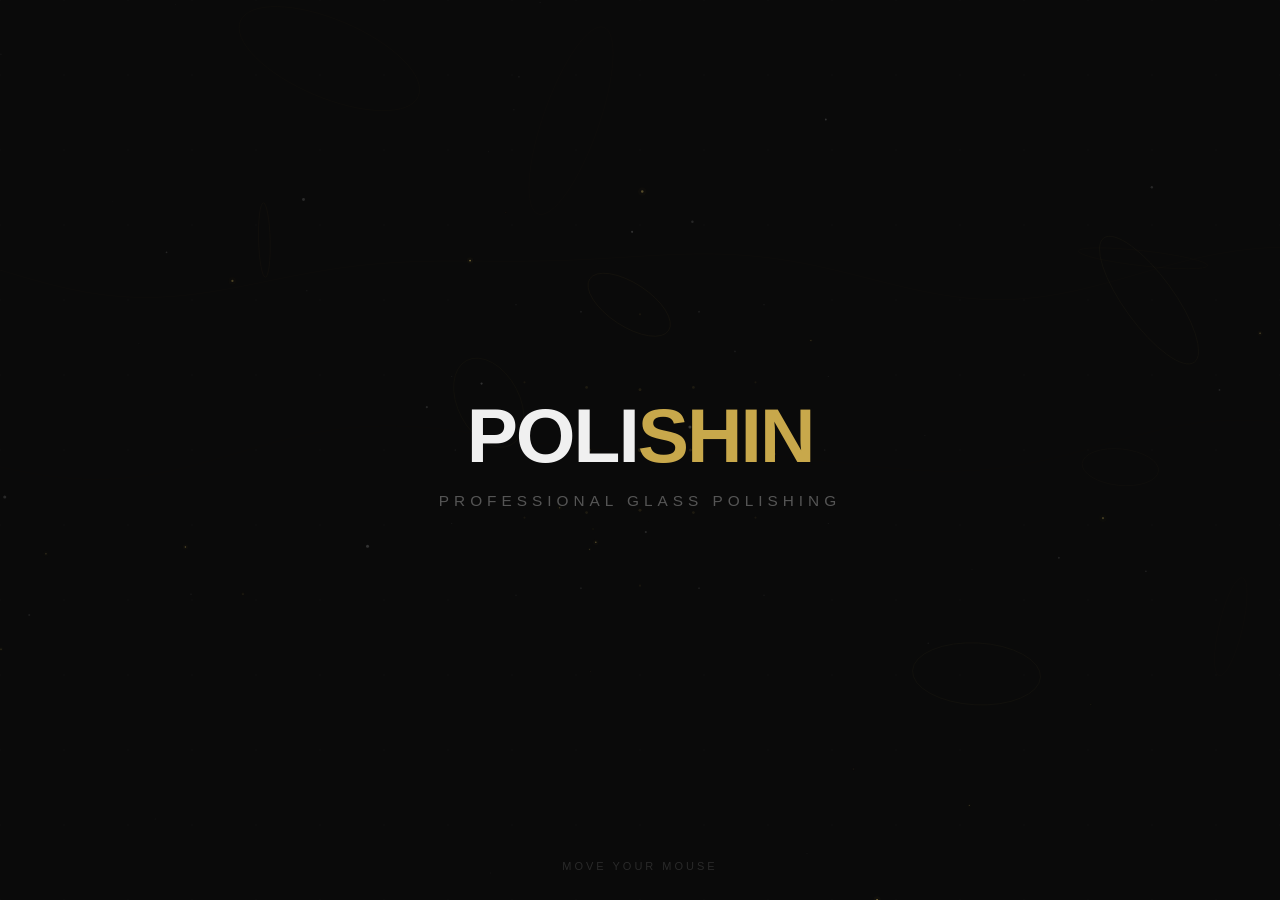
<file: bg-3d-demo.html>
<!DOCTYPE html>
<html lang="fa" dir="rtl">
<head>
<meta charset="UTF-8"/>
<meta name="viewport" content="width=device-width, initial-scale=1.0"/>
<title>PoliShin — بک‌گراند سه‌بعدی</title>
<style>
*{margin:0;padding:0;box-sizing:border-box;}
body{background:#0a0a0a;overflow:hidden;font-family:sans-serif;}
canvas{display:block;width:100vw;height:100vh;cursor:none;}
.overlay{
  position:absolute;top:50%;left:50%;
  transform:translate(-50%,-50%);
  text-align:center;pointer-events:none;
}
.logo{
  font-size:clamp(2.5rem,6vw,5rem);
  font-weight:900;
  color:#f0f0f0;
  letter-spacing:-2px;
  font-family:'Helvetica Neue',Arial,sans-serif;
}
.logo span{color:#c8a84b;}
.tagline{
  font-size:clamp(0.7rem,1.2vw,1rem);
  color:#555;
  letter-spacing:5px;
  margin-top:12px;
  text-transform:uppercase;
  font-family:'Helvetica Neue',Arial,sans-serif;
}
.hint{
  position:absolute;bottom:28px;left:50%;transform:translateX(-50%);
  font-size:11px;color:#2a2a2a;letter-spacing:3px;
  font-family:'Helvetica Neue',Arial,sans-serif;
}
</style>
</head>
<body>
<canvas id="c"></canvas>
<div class="overlay">
  <div class="logo">POLI<span>SHIN</span></div>
  <div class="tagline">Professional Glass Polishing</div>
</div>
<div class="hint">MOVE YOUR MOUSE</div>

<script>
const canvas = document.getElementById('c');
const ctx = canvas.getContext('2d');
let W, H, mx, my, frame = 0;
let particles = [], rings = [];

function resize() {
  W = canvas.width = window.innerWidth;
  H = canvas.height = window.innerHeight;
  mx = W / 2; my = H / 2;
}
resize();
window.addEventListener('resize', () => { resize(); init(); });

document.addEventListener('mousemove', e => { mx = e.clientX; my = e.clientY; });
document.addEventListener('mouseleave', () => { mx = W/2; my = H/2; });

/* ── PARTICLE ── */
class Particle {
  constructor() { this.init(); }
  init() {
    this.ox = Math.random() * W;
    this.oy = Math.random() * H;
    this.x  = this.ox;
    this.y  = this.oy;
    this.z  = Math.random() * 500 + 100;
    this.vx = 0; this.vy = 0;
    this.baseVx = (Math.random() - 0.5) * 0.25;
    this.baseVy = (Math.random() - 0.5) * 0.25;
    this.r  = Math.random() * 1.6 + 0.3;
    this.gold = Math.random() > 0.6;
    this.phi  = Math.random() * Math.PI * 2;
    this.phiV = 0.015 + Math.random() * 0.025;
    this.depth = 1 - this.z / 600;
  }
  update() {
    this.phi += this.phiV;
    this.ox += this.baseVx;
    this.oy += this.baseVy;
    if (this.ox < 0) this.ox = W;
    if (this.ox > W) this.ox = 0;
    if (this.oy < 0) this.oy = H;
    if (this.oy > H) this.oy = 0;

    const dx = mx - this.x;
    const dy = my - this.y;
    const dist = Math.sqrt(dx*dx + dy*dy);
    const reach = 160 * this.depth;
    const force = Math.max(0, reach - dist) / reach;

    this.vx += (Math.cos(Math.atan2(dy, dx)) * force * 0.12 * this.depth);
    this.vy += (Math.sin(Math.atan2(dy, dx)) * force * 0.12 * this.depth);
    this.vx += (this.ox - this.x) * 0.012;
    this.vy += (this.oy - this.y) * 0.012;
    this.vx *= 0.88;
    this.vy *= 0.88;
    this.x += this.vx;
    this.y += this.vy;
  }
  draw() {
    const s = 550 / (550 + this.z);
    const r = (this.r + Math.sin(this.phi) * 0.5) * s;
    const a = s * (0.4 + Math.sin(this.phi) * 0.25);
    if (this.gold) {
      ctx.beginPath();
      ctx.arc(this.x, this.y, r * 3.5, 0, Math.PI*2);
      ctx.fillStyle = `rgba(200,168,75,${a * 0.07})`;
      ctx.fill();
      ctx.beginPath();
      ctx.arc(this.x, this.y, r, 0, Math.PI*2);
      ctx.fillStyle = `rgba(232,201,106,${a})`;
      ctx.fill();
    } else {
      ctx.beginPath();
      ctx.arc(this.x, this.y, r, 0, Math.PI*2);
      ctx.fillStyle = `rgba(180,180,180,${a * 0.5})`;
      ctx.fill();
    }
  }
}

/* ── RING ── */
class Ring {
  constructor() { this.init(); }
  init() {
    this.x  = Math.random() * W;
    this.y  = Math.random() * H;
    this.r  = Math.random() * 80 + 30;
    this.tilt = Math.random() * 0.6 + 0.1;
    this.rot = Math.random() * Math.PI * 2;
    this.rotV = (Math.random() - 0.5) * 0.004;
    this.vx = (Math.random() - 0.5) * 0.12;
    this.vy = (Math.random() - 0.5) * 0.12;
    this.alpha = Math.random() * 0.055 + 0.015;
  }
  update() {
    this.rot += this.rotV;
    this.x += this.vx;
    this.y += this.vy;
    const dx = mx - this.x, dy = my - this.y;
    const d = Math.sqrt(dx*dx+dy*dy);
    if (d < 250) { this.vx -= dx*0.0006; this.vy -= dy*0.0006; }
    this.vx *= 0.995; this.vy *= 0.995;
    if (this.x < -this.r) this.x = W+this.r;
    if (this.x > W+this.r) this.x = -this.r;
    if (this.y < -this.r) this.y = H+this.r;
    if (this.y > H+this.r) this.y = -this.r;
  }
  draw() {
    ctx.save();
    ctx.translate(this.x, this.y);
    ctx.rotate(this.rot);
    ctx.beginPath();
    ctx.ellipse(0, 0, this.r, this.r * this.tilt, 0, 0, Math.PI*2);
    ctx.strokeStyle = `rgba(200,168,75,${this.alpha})`;
    ctx.lineWidth = 0.7;
    ctx.stroke();
    ctx.restore();
  }
}

/* ── GRID DOTS ── */
function drawGrid() {
  const cols = 20, rows = 12;
  const cw = W / cols, ch = H / rows;
  for (let i = 0; i <= cols; i++) {
    for (let j = 0; j <= rows; j++) {
      const bx = i * cw, by = j * ch;
      const dx = mx - bx, dy = my - by;
      const d = Math.sqrt(dx*dx+dy*dy);
      const pull = Math.max(0, 220 - d) / 220;
      const x = bx + dx * pull * 0.3;
      const y = by + dy * pull * 0.3;
      const a = 0.04 + pull * 0.12;
      ctx.beginPath();
      ctx.arc(x, y, 0.7 + pull * 1.2, 0, Math.PI*2);
      ctx.fillStyle = pull > 0.3
        ? `rgba(200,168,75,${a})`
        : `rgba(255,255,255,${a})`;
      ctx.fill();
    }
  }
}

/* ── CONNECTIONS ── */
function drawConnections() {
  const g = particles.filter(p => p.gold);
  for (let i = 0; i < g.length; i++) {
    for (let j = i+1; j < g.length; j++) {
      const dx = g[i].x - g[j].x, dy = g[i].y - g[j].y;
      const d = Math.sqrt(dx*dx+dy*dy);
      if (d < 110) {
        const a = (1 - d/110) * 0.18;
        ctx.beginPath();
        ctx.moveTo(g[i].x, g[i].y);
        ctx.lineTo(g[j].x, g[j].y);
        ctx.strokeStyle = `rgba(200,168,75,${a})`;
        ctx.lineWidth = 0.5;
        ctx.stroke();
      }
    }
  }
}

/* ── CUSTOM CURSOR ── */
function drawCursor() {
  const t = frame * 0.05;
  ctx.save();
  ctx.translate(mx, my);
  for (let i = 0; i < 3; i++) {
    const a = t + i * (Math.PI * 2 / 3);
    const off = 5;
    ctx.beginPath();
    ctx.arc(Math.cos(a)*off, Math.sin(a)*off, 16 + i*5, 0, Math.PI*2);
    ctx.strokeStyle = `rgba(200,168,75,${0.28 - i*0.08})`;
    ctx.lineWidth = 0.7;
    ctx.stroke();
  }
  ctx.beginPath();
  ctx.arc(0, 0, 2.5, 0, Math.PI*2);
  ctx.fillStyle = '#c8a84b';
  ctx.fill();
  ctx.restore();
}

/* ── MOUSE GLOW ── */
function drawMouseGlow() {
  const g = ctx.createRadialGradient(mx, my, 0, mx, my, 280);
  g.addColorStop(0, 'rgba(200,168,75,0.045)');
  g.addColorStop(0.5, 'rgba(200,168,75,0.012)');
  g.addColorStop(1, 'rgba(0,0,0,0)');
  ctx.fillStyle = g;
  ctx.fillRect(0, 0, W, H);
}

/* ── WAVE LINES ── */
function drawWaves() {
  const t = frame * 0.008;
  for (let w = 0; w < 3; w++) {
    ctx.beginPath();
    const yBase = H * (0.3 + w * 0.2);
    const influence = (my / H - 0.5) * 60;
    for (let x = 0; x <= W; x += 4) {
      const wave1 = Math.sin(x * 0.008 + t + w) * (20 + influence);
      const wave2 = Math.sin(x * 0.014 - t * 1.3) * 10;
      const y = yBase + wave1 + wave2;
      x === 0 ? ctx.moveTo(x, y) : ctx.lineTo(x, y);
    }
    ctx.strokeStyle = `rgba(200,168,75,${0.025 - w * 0.006})`;
    ctx.lineWidth = 0.6;
    ctx.stroke();
  }
}

function init() {
  particles = Array.from({length: 140}, () => new Particle());
  rings = Array.from({length: 10}, () => new Ring());
}
init();

function loop() {
  frame++;
  ctx.clearRect(0, 0, W, H);
  ctx.fillStyle = '#0a0a0a';
  ctx.fillRect(0, 0, W, H);

  drawGrid();
  drawWaves();
  rings.forEach(r => { r.update(); r.draw(); });
  particles.forEach(p => { p.update(); p.draw(); });
  drawConnections();
  drawMouseGlow();
  drawCursor();

  requestAnimationFrame(loop);
}
loop();
</script>
</body>
</html>
</file>
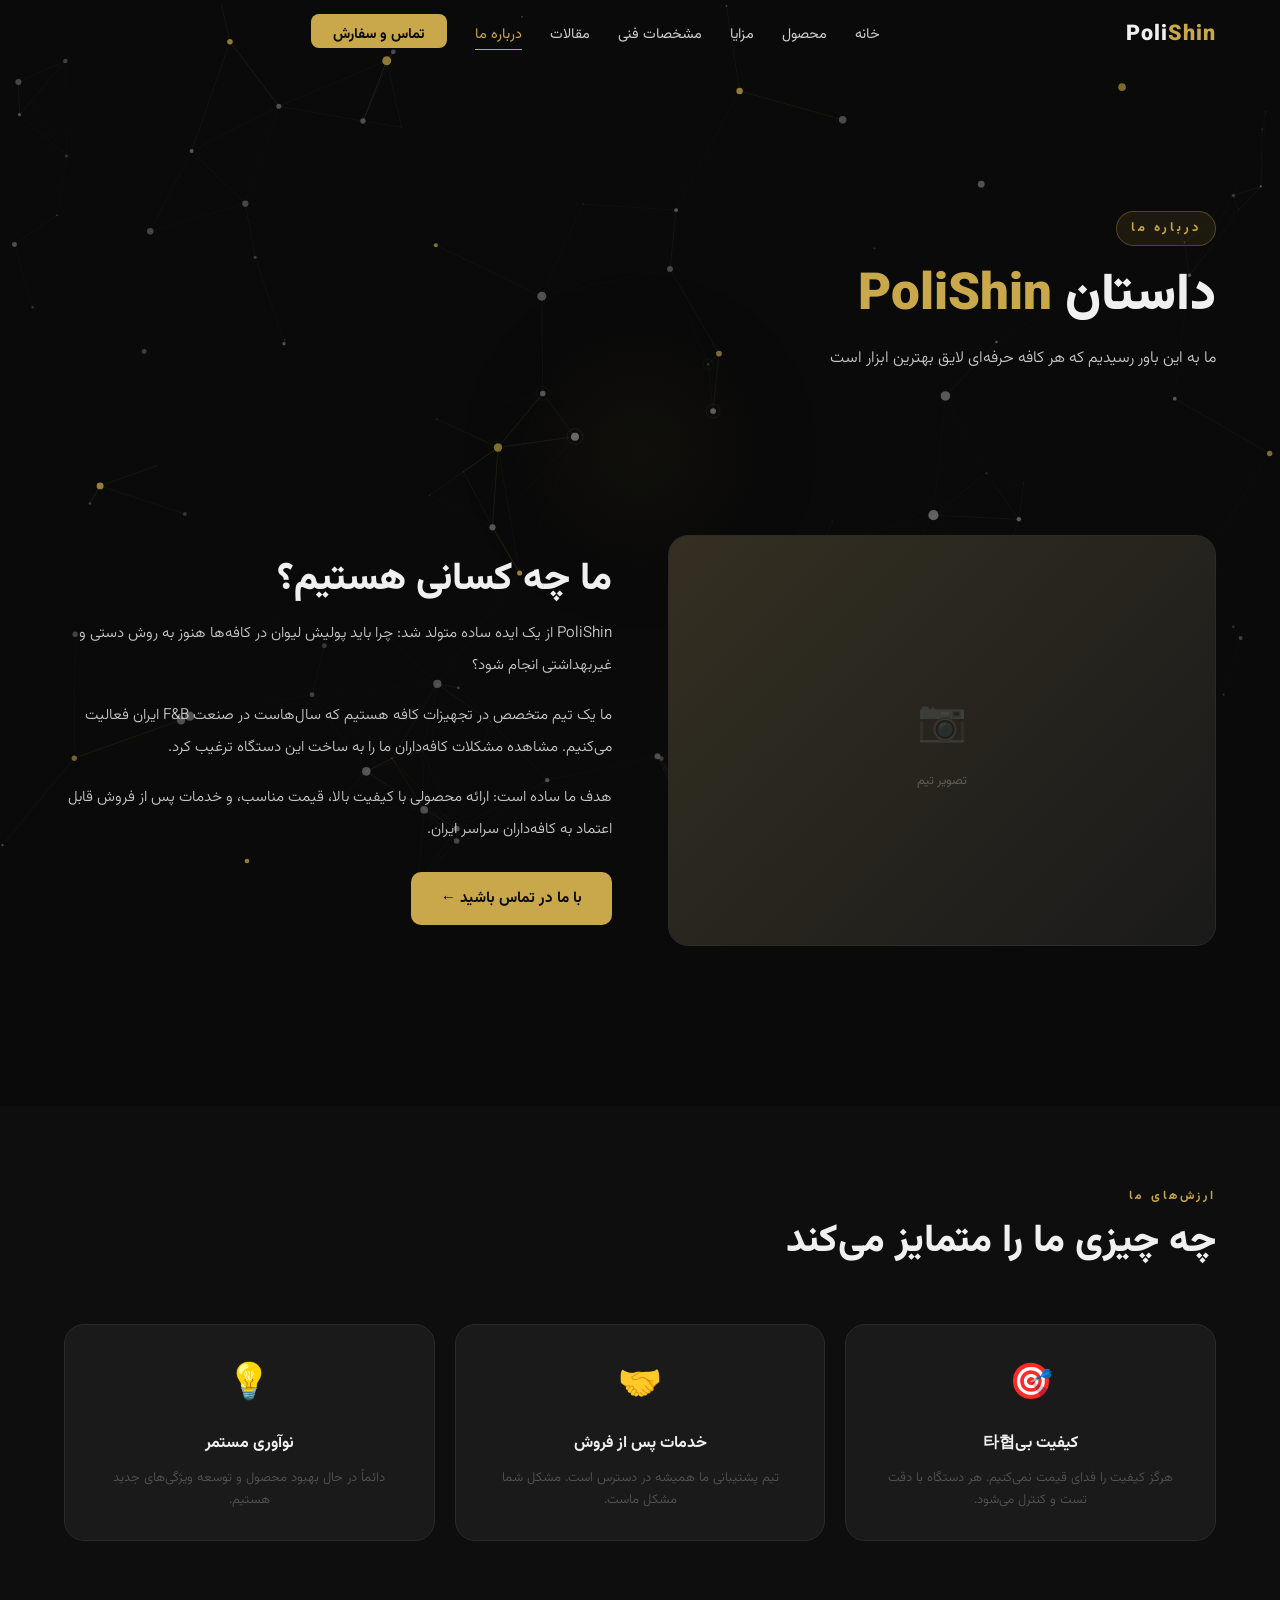
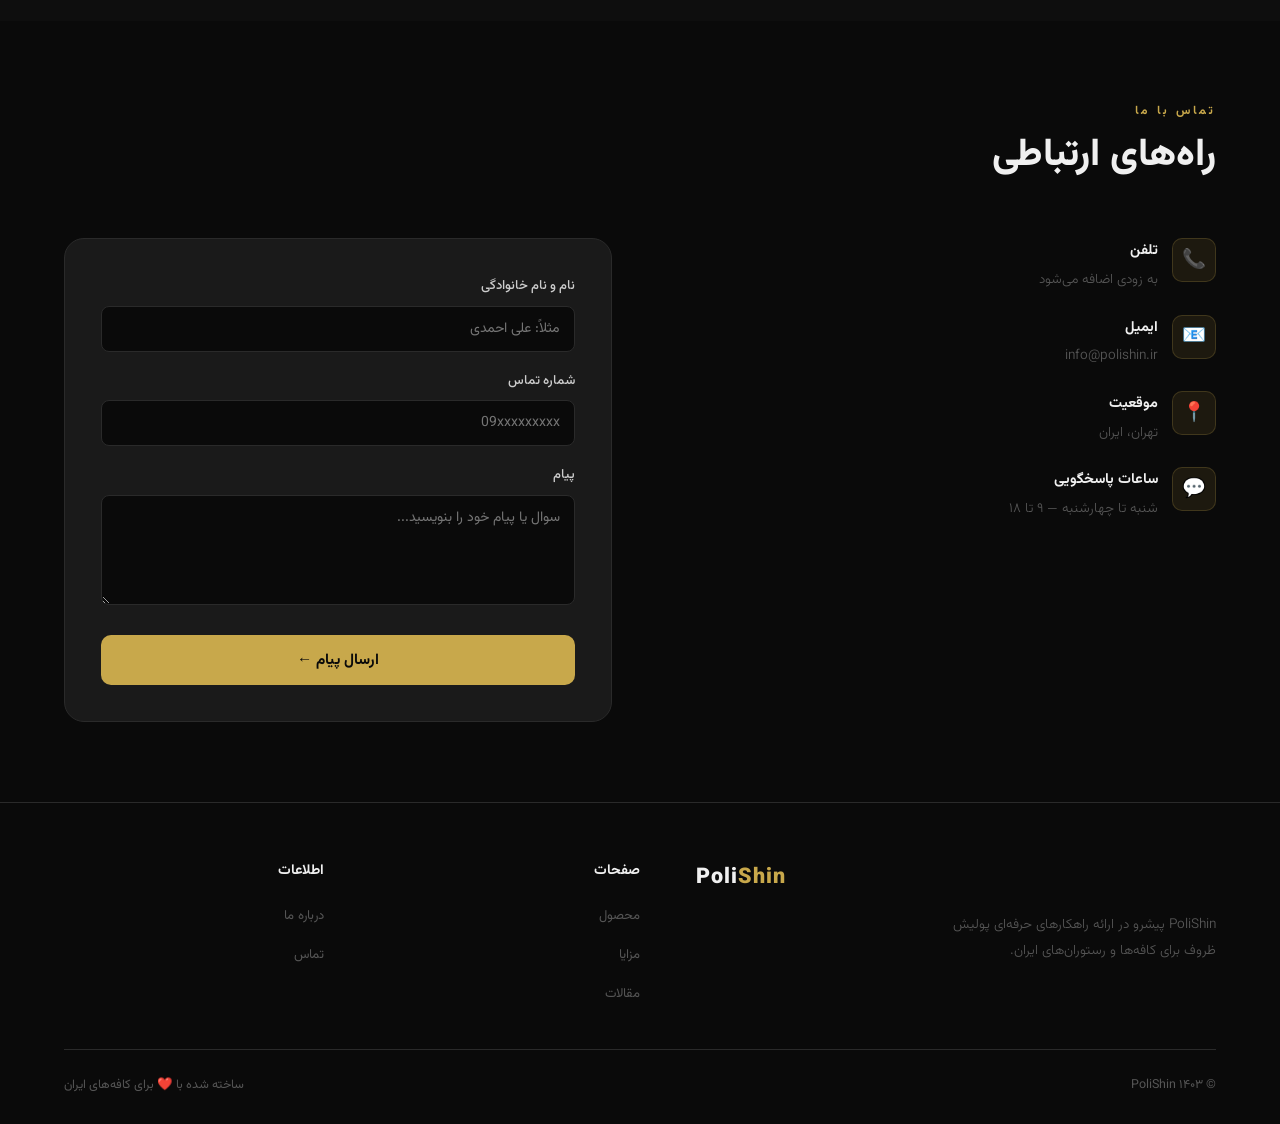
<file: pages/about.html>
<!DOCTYPE html>
<html lang="fa" dir="rtl">
<head>
  <meta charset="UTF-8"/><meta name="viewport" content="width=device-width, initial-scale=1.0"/>
  <title>درباره ما | PoliShin</title>
  <link rel="preconnect" href="https://fonts.googleapis.com"/>
  <link href="https://fonts.googleapis.com/css2?family=Vazirmatn:wght@300;400;500;700;900&display=swap" rel="stylesheet"/>
  <link rel="stylesheet" href="../css/style.css"/>
  <style>
    .about-grid{display:grid;grid-template-columns:1fr 1fr;gap:56px;align-items:center;margin-bottom:80px;}
    .about-text p{font-size:0.95rem;color:var(--white2);font-weight:300;line-height:2.1;margin-bottom:18px;}
    .values-grid{display:grid;grid-template-columns:repeat(3,1fr);gap:20px;}
    .value-card{background:var(--black3);border:1px solid var(--gray2);border-radius:var(--radlg);padding:28px;text-align:center;transition:var(--ease);}
    .value-card:hover{border-color:rgba(200,168,75,0.35);transform:translateY(-4px);}
    .value-icon{font-size:2.2rem;margin-bottom:14px;}
    .value-card h3{font-size:1rem;font-weight:700;margin-bottom:8px;}
    .value-card p{font-size:0.82rem;color:var(--gray);font-weight:300;line-height:1.7;}
    .contact-grid{display:grid;grid-template-columns:1fr 1fr;gap:56px;}
    .contact-item{display:flex;gap:14px;align-items:flex-start;margin-bottom:22px;}
    .contact-icon{width:44px;height:44px;border-radius:10px;background:rgba(200,168,75,0.1);border:1px solid rgba(200,168,75,0.2);display:flex;align-items:center;justify-content:center;font-size:1.2rem;flex-shrink:0;}
    .contact-item h4{font-size:0.9rem;font-weight:700;margin-bottom:4px;}
    .contact-item p{font-size:0.85rem;color:var(--gray);font-weight:300;}
    @media(max-width:900px){.about-grid,.contact-grid{grid-template-columns:1fr;}.values-grid{grid-template-columns:1fr;}}
  </style>
</head>
<body>
<canvas id="bg-canvas"></canvas>
<nav>
  <a href="../index.html" class="logo">Poli<span style="color:#c8a84b">Shin</span></a>
  <ul class="nav-links">
    <li><a href="../index.html">خانه</a></li>
    <li><a href="product.html">محصول</a></li>
    <li><a href="features.html">مزایا</a></li>
    <li><a href="specs.html">مشخصات فنی</a></li>
    <li><a href="articles.html">مقالات</a></li>
    <li><a href="about.html" class="active">درباره ما</a></li>
    <li><a href="contact.html" class="nav-cta">تماس و سفارش</a></li>
  </ul>
  <button class="nav-toggle" aria-label="منو"><span></span><span></span><span></span></button>
</nav>
<div class="page-hero fade-up">
  <div class="eyebrow">درباره ما</div>
  <h1>داستان <em>PoliShin</em></h1>
  <p>ما به این باور رسیدیم که هر کافه حرفه‌ای لایق بهترین ابزار است</p>
</div>
<section class="section">
  <div class="about-grid">
    <div class="img-placeholder fade-up" data-cms="about_image" style="aspect-ratio:4/3;"><div class="icon">📷</div><span>تصویر تیم</span></div>
    <div class="about-text fade-up delay-2">
      <h2 class="section-title" data-cms="about_title">ما چه کسانی هستیم؟</h2>
      <p data-cms="about_p1">PoliShin از یک ایده ساده متولد شد: چرا باید پولیش لیوان در کافه‌ها هنوز به روش دستی و غیربهداشتی انجام شود؟</p>
      <p data-cms="about_p2">ما یک تیم متخصص در تجهیزات کافه هستیم که سال‌هاست در صنعت F&B ایران فعالیت می‌کنیم. مشاهده مشکلات کافه‌داران ما را به ساخت این دستگاه ترغیب کرد.</p>
      <p data-cms="about_p3">هدف ما ساده است: ارائه محصولی با کیفیت بالا، قیمت مناسب، و خدمات پس از فروش قابل اعتماد به کافه‌داران سراسر ایران.</p>
      <a href="contact.html" class="btn btn-gold" style="margin-top:8px;">با ما در تماس باشید ←</a>
    </div>
  </div>
</section>
<section class="section section-alt">
  <div class="section-header fade-up"><span class="eyebrow">ارزش‌های ما</span><h2 class="section-title">چه چیزی ما را متمایز می‌کند</h2></div>
  <div class="values-grid">
    <div class="value-card fade-up"><div class="value-icon">🎯</div><h3>کیفیت بی‌타협</h3><p>هرگز کیفیت را فدای قیمت نمی‌کنیم. هر دستگاه با دقت تست و کنترل می‌شود.</p></div>
    <div class="value-card fade-up delay-1"><div class="value-icon">🤝</div><h3>خدمات پس از فروش</h3><p>تیم پشتیبانی ما همیشه در دسترس است. مشکل شما مشکل ماست.</p></div>
    <div class="value-card fade-up delay-2"><div class="value-icon">💡</div><h3>نوآوری مستمر</h3><p>دائماً در حال بهبود محصول و توسعه ویژگی‌های جدید هستیم.</p></div>
  </div>
</section>
<section class="section">
  <div class="section-header fade-up"><span class="eyebrow">تماس با ما</span><h2 class="section-title">راه‌های ارتباطی</h2></div>
  <div class="contact-grid">
    <div class="fade-up">
      <div class="contact-item"><div class="contact-icon">📞</div><div><h4>تلفن</h4><p data-cms="contact_phone">به زودی اضافه می‌شود</p></div></div>
      <div class="contact-item"><div class="contact-icon">📧</div><div><h4>ایمیل</h4><p data-cms="contact_email">info@polishin.ir</p></div></div>
      <div class="contact-item"><div class="contact-icon">📍</div><div><h4>موقعیت</h4><p data-cms="contact_address">تهران، ایران</p></div></div>
      <div class="contact-item"><div class="contact-icon">💬</div><div><h4>ساعات پاسخگویی</h4><p data-cms="contact_hours">شنبه تا چهارشنبه — ۹ تا ۱۸</p></div></div>
    </div>
    <div class="fade-up delay-2">
      <div class="form-card">
        <form id="about-form">
          <div class="form-group"><label>نام و نام خانوادگی</label><input type="text" placeholder="مثلاً: علی احمدی" required/></div>
          <div class="form-group"><label>شماره تماس</label><input type="tel" placeholder="09xxxxxxxxx" required/></div>
          <div class="form-group"><label>پیام</label><textarea placeholder="سوال یا پیام خود را بنویسید..."></textarea></div>
          <button type="submit" class="btn btn-gold" style="width:100%;justify-content:center;">ارسال پیام ←</button>
          <p id="form-msg" style="margin-top:12px;font-size:0.82rem;display:none;"></p>
        </form>
      </div>
    </div>
  </div>
</section>
<footer>
  <div class="footer-grid">
    <div class="footer-about"><a href="../index.html" class="logo">Poli<span style="color:#c8a84b">Shin</span></a><p>PoliShin پیشرو در ارائه راهکارهای حرفه‌ای پولیش ظروف برای کافه‌ها و رستوران‌های ایران.</p></div>
    <div class="footer-col"><h4>صفحات</h4><ul><li><a href="product.html">محصول</a></li><li><a href="features.html">مزایا</a></li><li><a href="articles.html">مقالات</a></li></ul></div>
    <div class="footer-col"><h4>اطلاعات</h4><ul><li><a href="about.html">درباره ما</a></li><li><a href="contact.html">تماس</a></li></ul></div>
  </div>
  <div class="footer-bottom"><p>© ۱۴۰۳ PoliShin</p><p>ساخته شده با ❤️ برای کافه‌های ایران</p></div>
</footer>
<script src="../js/main.js"></script>
<script src="../js/cms.js"></script>
<script>
const API='https://polishin-backend-production.up.railway.app/api';
document.getElementById('about-form').addEventListener('submit',async(e)=>{
  e.preventDefault();
  const btn=e.target.querySelector('button');
  const msg=document.getElementById('form-msg');
  btn.textContent='در حال ارسال...';btn.disabled=true;
  const inputs=e.target.querySelectorAll('input,textarea');
  try{
    const res=await fetch(`${API}/messages`,{method:'POST',headers:{'Content-Type':'application/json'},body:JSON.stringify({name:inputs[0].value,phone:inputs[1].value,message:inputs[2].value})});
    const json=await res.json();
    if(json.success){msg.style.color='#4caf50';msg.textContent='✓ پیام شما با موفقیت ارسال شد';e.target.reset();}
    else throw new Error();
  }catch{msg.style.color='#e06060';msg.textContent='⚠ خطا در ارسال. دوباره تلاش کنید';}
  msg.style.display='block';btn.textContent='ارسال پیام ←';btn.disabled=false;
});
</script>
</body>
</html>
</file>
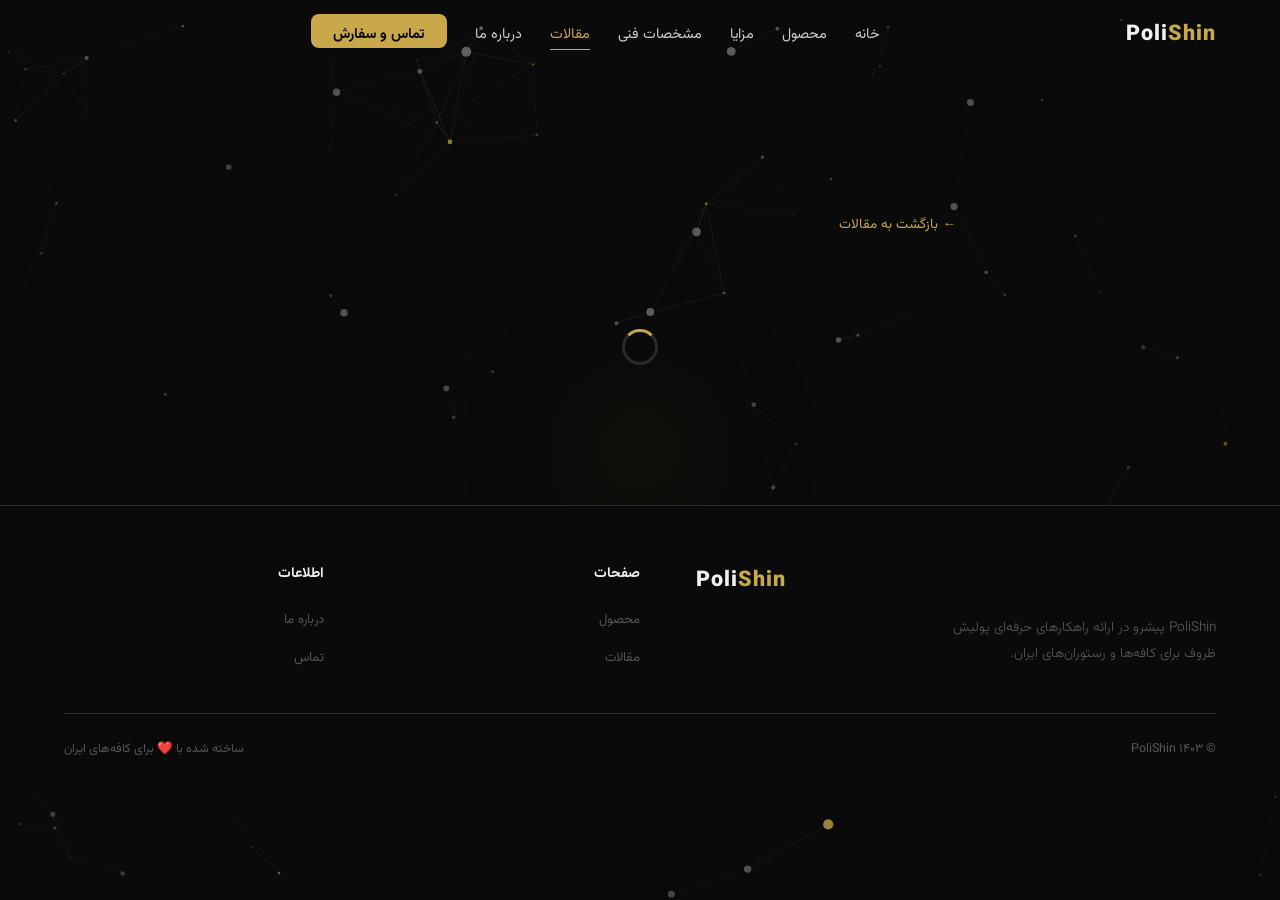
<file: pages/article.html>
<!DOCTYPE html>
<html lang="fa" dir="rtl">
<head>
  <meta charset="UTF-8"/>
  <meta name="viewport" content="width=device-width, initial-scale=1.0"/>
  <title>مقاله | PoliShin</title>
  <link rel="preconnect" href="https://fonts.googleapis.com"/>
  <link href="https://fonts.googleapis.com/css2?family=Vazirmatn:wght@300;400;500;700;900&display=swap" rel="stylesheet"/>
  <link rel="stylesheet" href="../css/style.css"/>
  <style>
    .article-wrapper { max-width: 760px; margin: 0 auto; padding: 140px 5% 80px; }
    .article-back { display: inline-flex; align-items: center; gap: 8px; color: var(--gold); text-decoration: none; font-size: 0.85rem; margin-bottom: 32px; transition: var(--ease); }
    .article-back:hover { gap: 12px; }
    .article-cover { width: 100%; aspect-ratio: 16/9; border-radius: var(--radlg); object-fit: cover; margin-bottom: 36px; border: 1px solid var(--gray2); }
    .article-cover-placeholder { width: 100%; aspect-ratio: 16/9; border-radius: var(--radlg); background: var(--black3); border: 1px solid var(--gray2); display: flex; align-items: center; justify-content: center; color: var(--gray); margin-bottom: 36px; }
    .article-tag { display: inline-block; background: rgba(200,168,75,0.1); color: var(--gold); font-size: 0.75rem; padding: 4px 14px; border-radius: 100px; margin-bottom: 16px; }
    .article-title { font-size: clamp(1.6rem,3vw,2.4rem); font-weight: 900; line-height: 1.3; margin-bottom: 16px; }
    .article-meta-bar { display: flex; align-items: center; gap: 20px; padding: 16px 0; border-top: 1px solid var(--gray2); border-bottom: 1px solid var(--gray2); margin-bottom: 36px; }
    .article-meta-bar span { font-size: 0.8rem; color: var(--gray); }
    .article-meta-bar .dot { width: 4px; height: 4px; border-radius: 50%; background: var(--gray2); }
    .article-body-content { font-size: 0.98rem; color: var(--white2); font-weight: 300; line-height: 2.1; }
    .article-body-content p { margin-bottom: 20px; }
    .article-body-content h2 { font-size: 1.3rem; font-weight: 700; color: var(--white); margin: 32px 0 14px; }
    .article-body-content h3 { font-size: 1.1rem; font-weight: 700; color: var(--gold); margin: 24px 0 10px; }
    .article-body-content ul { padding-right: 20px; margin-bottom: 20px; }
    .article-body-content li { margin-bottom: 8px; }
    .views-badge { background: rgba(200,168,75,0.1); color: var(--gold); padding: 3px 12px; border-radius: 100px; font-size: 0.75rem; }
  </style>
</head>
<body>
<canvas id="bg-canvas"></canvas>
<nav>
  <a href="../index.html" class="logo">Poli<span style="color:#c8a84b">Shin</span></a>
  <ul class="nav-links">
    <li><a href="../index.html">خانه</a></li>
    <li><a href="product.html">محصول</a></li>
    <li><a href="features.html">مزایا</a></li>
    <li><a href="specs.html">مشخصات فنی</a></li>
    <li><a href="articles.html" class="active">مقالات</a></li>
    <li><a href="about.html">درباره ما</a></li>
    <li><a href="contact.html" class="nav-cta">تماس و سفارش</a></li>
  </ul>
  <button class="nav-toggle" aria-label="منو"><span></span><span></span><span></span></button>
</nav>

<div class="article-wrapper">
  <a href="articles.html" class="article-back">← بازگشت به مقالات</a>
  <div id="article-content"><div class="loading"><div class="spinner"></div></div></div>
</div>

<footer>
  <div class="footer-grid">
    <div class="footer-about"><a href="../index.html" class="logo">Poli<span style="color:#c8a84b">Shin</span></a><p>PoliShin پیشرو در ارائه راهکارهای حرفه‌ای پولیش ظروف برای کافه‌ها و رستوران‌های ایران.</p></div>
    <div class="footer-col"><h4>صفحات</h4><ul><li><a href="product.html">محصول</a></li><li><a href="articles.html">مقالات</a></li></ul></div>
    <div class="footer-col"><h4>اطلاعات</h4><ul><li><a href="about.html">درباره ما</a></li><li><a href="contact.html">تماس</a></li></ul></div>
  </div>
  <div class="footer-bottom"><p>© ۱۴۰۳ PoliShin</p><p>ساخته شده با ❤️ برای کافه‌های ایران</p></div>
</footer>

<script src="../js/main.js"></script>
<script>
const API = 'https://polishin-backend-production.up.railway.app/api';
const BACKEND = 'https://polishin-backend-production.up.railway.app';

async function loadArticle() {
  const slug = new URLSearchParams(window.location.search).get('slug');
  if (!slug) { window.location = 'articles.html'; return; }
  const el = document.getElementById('article-content');
  try {
    const res = await fetch(`${API}/articles/${slug}`);
    const json = await res.json();
    if (!json.success) { window.location = 'articles.html'; return; }
    const a = json.data;
    document.title = `${a.title} | PoliShin`;
    el.innerHTML = `
      ${a.image ? `<img src="${BACKEND}${a.image}" alt="${a.title}" class="article-cover"/>` : '<div class="article-cover-placeholder">📷 تصویر مقاله</div>'}
      <span class="article-tag">${a.category}</span>
      <h1 class="article-title">${a.title}</h1>
      <div class="article-meta-bar">
        <span>${new Date(a.createdAt).toLocaleDateString('fa-IR')}</span>
        <div class="dot"></div>
        <span>${a.readTime} مطالعه</span>
        <div class="dot"></div>
        <span class="views-badge">👁 ${a.views} بازدید</span>
      </div>
      <div class="article-body-content">${a.body.replace(/\n/g,'<br/>')}</div>
    `;
  } catch {
    el.innerHTML = '<div class="empty-state"><div class="empty-icon">⚠️</div><p>مقاله یافت نشد</p></div>';
  }
}
loadArticle();
</script>
</body>
</html>
</file>
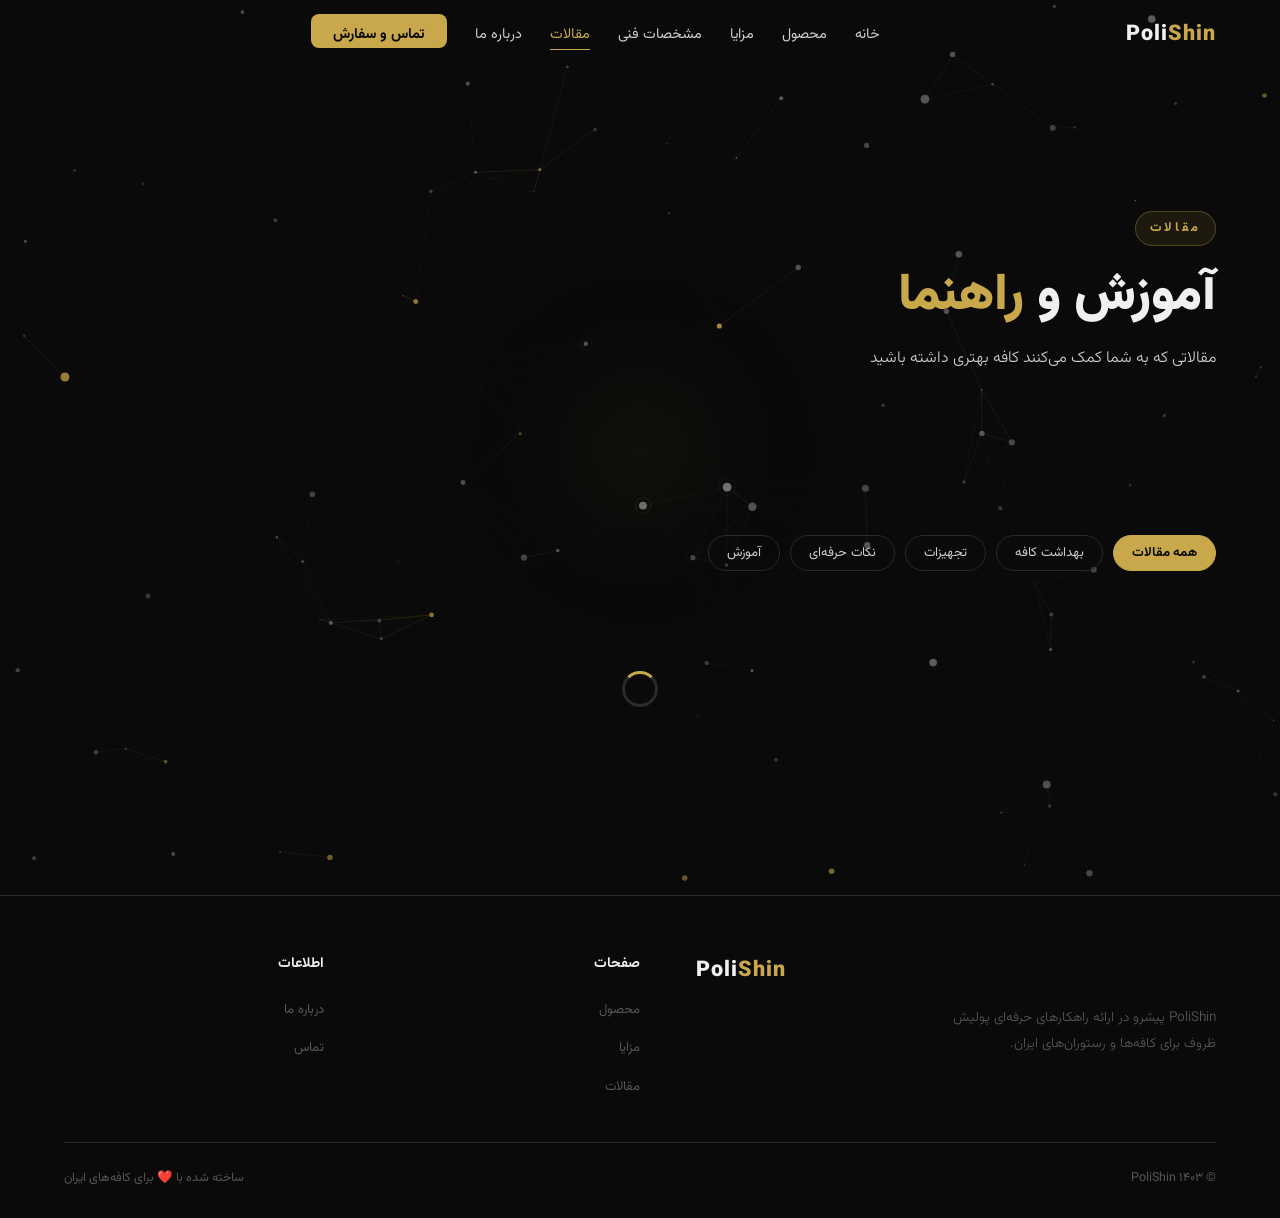
<file: pages/articles.html>
<!DOCTYPE html>
<html lang="fa" dir="rtl">
<head>
  <meta charset="UTF-8"/>
  <meta name="viewport" content="width=device-width, initial-scale=1.0"/>
  <meta name="description" content="مقالات PoliShin — راهنما و نکات حرفه‌ای برای کافه‌داران"/>
  <title>مقالات | PoliShin</title>
  <link rel="preconnect" href="https://fonts.googleapis.com"/>
  <link href="https://fonts.googleapis.com/css2?family=Vazirmatn:wght@300;400;500;700;900&display=swap" rel="stylesheet"/>
  <link rel="stylesheet" href="../css/style.css"/>
  <style>
    .filter-bar {
      display: flex; gap: 10px; flex-wrap: wrap; margin-bottom: 40px;
    }
    .filter-btn {
      background: transparent; border: 1px solid var(--gray2); color: var(--white2);
      padding: 7px 18px; border-radius: 100px; font-family: 'Vazirmatn',sans-serif;
      font-size: 0.82rem; cursor: pointer; transition: var(--ease);
    }
    .filter-btn:hover, .filter-btn.active { background: var(--gold); border-color: var(--gold); color: var(--black); font-weight: 700; }
    .pagination { display: flex; justify-content: center; gap: 8px; margin-top: 48px; }
    .page-btn {
      width: 38px; height: 38px; border-radius: 8px; border: 1px solid var(--gray2);
      background: transparent; color: var(--white2); font-family: 'Vazirmatn',sans-serif;
      font-size: 0.85rem; cursor: pointer; transition: var(--ease);
      display: flex; align-items: center; justify-content: center;
    }
    .page-btn:hover, .page-btn.active { background: var(--gold); border-color: var(--gold); color: var(--black); font-weight: 700; }
    .page-btn:disabled { opacity: 0.3; cursor: not-allowed; }
  </style>
</head>
<body>
<canvas id="bg-canvas"></canvas>
<nav>
  <a href="../index.html" class="logo">Poli<span style="color:#c8a84b">Shin</span></a>
  <ul class="nav-links">
    <li><a href="../index.html">خانه</a></li>
    <li><a href="product.html">محصول</a></li>
    <li><a href="features.html">مزایا</a></li>
    <li><a href="specs.html">مشخصات فنی</a></li>
    <li><a href="articles.html" class="active">مقالات</a></li>
    <li><a href="about.html">درباره ما</a></li>
    <li><a href="contact.html" class="nav-cta">تماس و سفارش</a></li>
  </ul>
  <button class="nav-toggle" aria-label="منو"><span></span><span></span><span></span></button>
</nav>

<div class="page-hero">
  <div class="eyebrow">مقالات</div>
  <h1>آموزش و <em>راهنما</em></h1>
  <p>مقالاتی که به شما کمک می‌کنند کافه بهتری داشته باشید</p>
</div>

<section class="section">
  <div class="filter-bar">
    <button class="filter-btn active" data-cat="">همه مقالات</button>
    <button class="filter-btn" data-cat="بهداشت کافه">بهداشت کافه</button>
    <button class="filter-btn" data-cat="تجهیزات">تجهیزات</button>
    <button class="filter-btn" data-cat="نکات حرفه‌ای">نکات حرفه‌ای</button>
    <button class="filter-btn" data-cat="آموزش">آموزش</button>
  </div>

  <div id="articles-container">
    <div class="loading"><div class="spinner"></div></div>
  </div>
  <div id="pagination" class="pagination"></div>
</section>

<footer>
  <div class="footer-grid">
    <div class="footer-about"><a href="../index.html" class="logo">Poli<span style="color:#c8a84b">Shin</span></a><p>PoliShin پیشرو در ارائه راهکارهای حرفه‌ای پولیش ظروف برای کافه‌ها و رستوران‌های ایران.</p></div>
    <div class="footer-col"><h4>صفحات</h4><ul><li><a href="product.html">محصول</a></li><li><a href="features.html">مزایا</a></li><li><a href="articles.html">مقالات</a></li></ul></div>
    <div class="footer-col"><h4>اطلاعات</h4><ul><li><a href="about.html">درباره ما</a></li><li><a href="contact.html">تماس</a></li></ul></div>
  </div>
  <div class="footer-bottom"><p>© ۱۴۰۳ PoliShin</p><p>ساخته شده با ❤️ برای کافه‌های ایران</p></div>
</footer>

<script src="../js/main.js"></script>
<script>
const API = 'https://polishin-backend-production.up.railway.app/api';
const BACKEND = 'https://polishin-backend-production.up.railway.app';
let currentPage = 1, currentCat = '', totalPages = 1;

async function loadArticles(page=1, cat='') {
  const el = document.getElementById('articles-container');
  el.innerHTML = '<div class="loading"><div class="spinner"></div></div>';
  try {
    let url = `${API}/articles?page=${page}&limit=9`;
    if (cat) url += `&category=${encodeURIComponent(cat)}`;
    const res = await fetch(url);
    const json = await res.json();
    if (!json.success || !json.data.length) {
      el.innerHTML = '<div class="empty-state"><div class="empty-icon">📝</div><p>مقاله‌ای در این دسته‌بندی یافت نشد</p></div>';
      document.getElementById('pagination').innerHTML = '';
      return;
    }
    totalPages = json.pages;
    el.innerHTML = `<div class="articles-grid">${json.data.map(a => `
      <a href="article.html?slug=${a.slug}" class="article-card fade-up">
        <div class="article-thumb">${a.image ? `<img src="${BACKEND}${a.image}" alt="${a.title}"/>` : '<span>تصویر مقاله</span>'}</div>
        <div class="article-body">
          <span class="article-tag">${a.category}</span>
          <h3>${a.title}</h3>
          <p>${a.summary.substring(0,100)}...</p>
          <div class="article-meta">
            <span class="article-date">${new Date(a.createdAt).toLocaleDateString('fa-IR')}</span>
            <span class="article-read">${a.readTime} ←</span>
          </div>
        </div>
      </a>`).join('')}</div>`;
    document.querySelectorAll('.fade-up').forEach(el => {
      const obs = new IntersectionObserver(e => { if(e[0].isIntersecting) e[0].target.classList.add('visible'); },{threshold:0.1});
      obs.observe(el);
    });
    renderPagination(json.pages, page);
  } catch {
    el.innerHTML = '<div class="empty-state"><div class="empty-icon">⚠️</div><p>خطا در بارگذاری مقالات</p></div>';
  }
}

function renderPagination(total, current) {
  const el = document.getElementById('pagination');
  if (total <= 1) { el.innerHTML = ''; return; }
  let html = `<button class="page-btn" onclick="changePage(${current-1})" ${current===1?'disabled':''}>›</button>`;
  for (let i=1; i<=total; i++) html += `<button class="page-btn ${i===current?'active':''}" onclick="changePage(${i})">${i}</button>`;
  html += `<button class="page-btn" onclick="changePage(${current+1})" ${current===total?'disabled':''}>‹</button>`;
  el.innerHTML = html;
}

function changePage(p) {
  if (p<1||p>totalPages) return;
  currentPage = p;
  loadArticles(p, currentCat);
  window.scrollTo({top:0,behavior:'smooth'});
}

document.querySelectorAll('.filter-btn').forEach(btn => {
  btn.addEventListener('click', () => {
    document.querySelectorAll('.filter-btn').forEach(b=>b.classList.remove('active'));
    btn.classList.add('active');
    currentCat = btn.dataset.cat;
    currentPage = 1;
    loadArticles(1, currentCat);
  });
});

loadArticles();
</script>
</body>
</html>
</file>
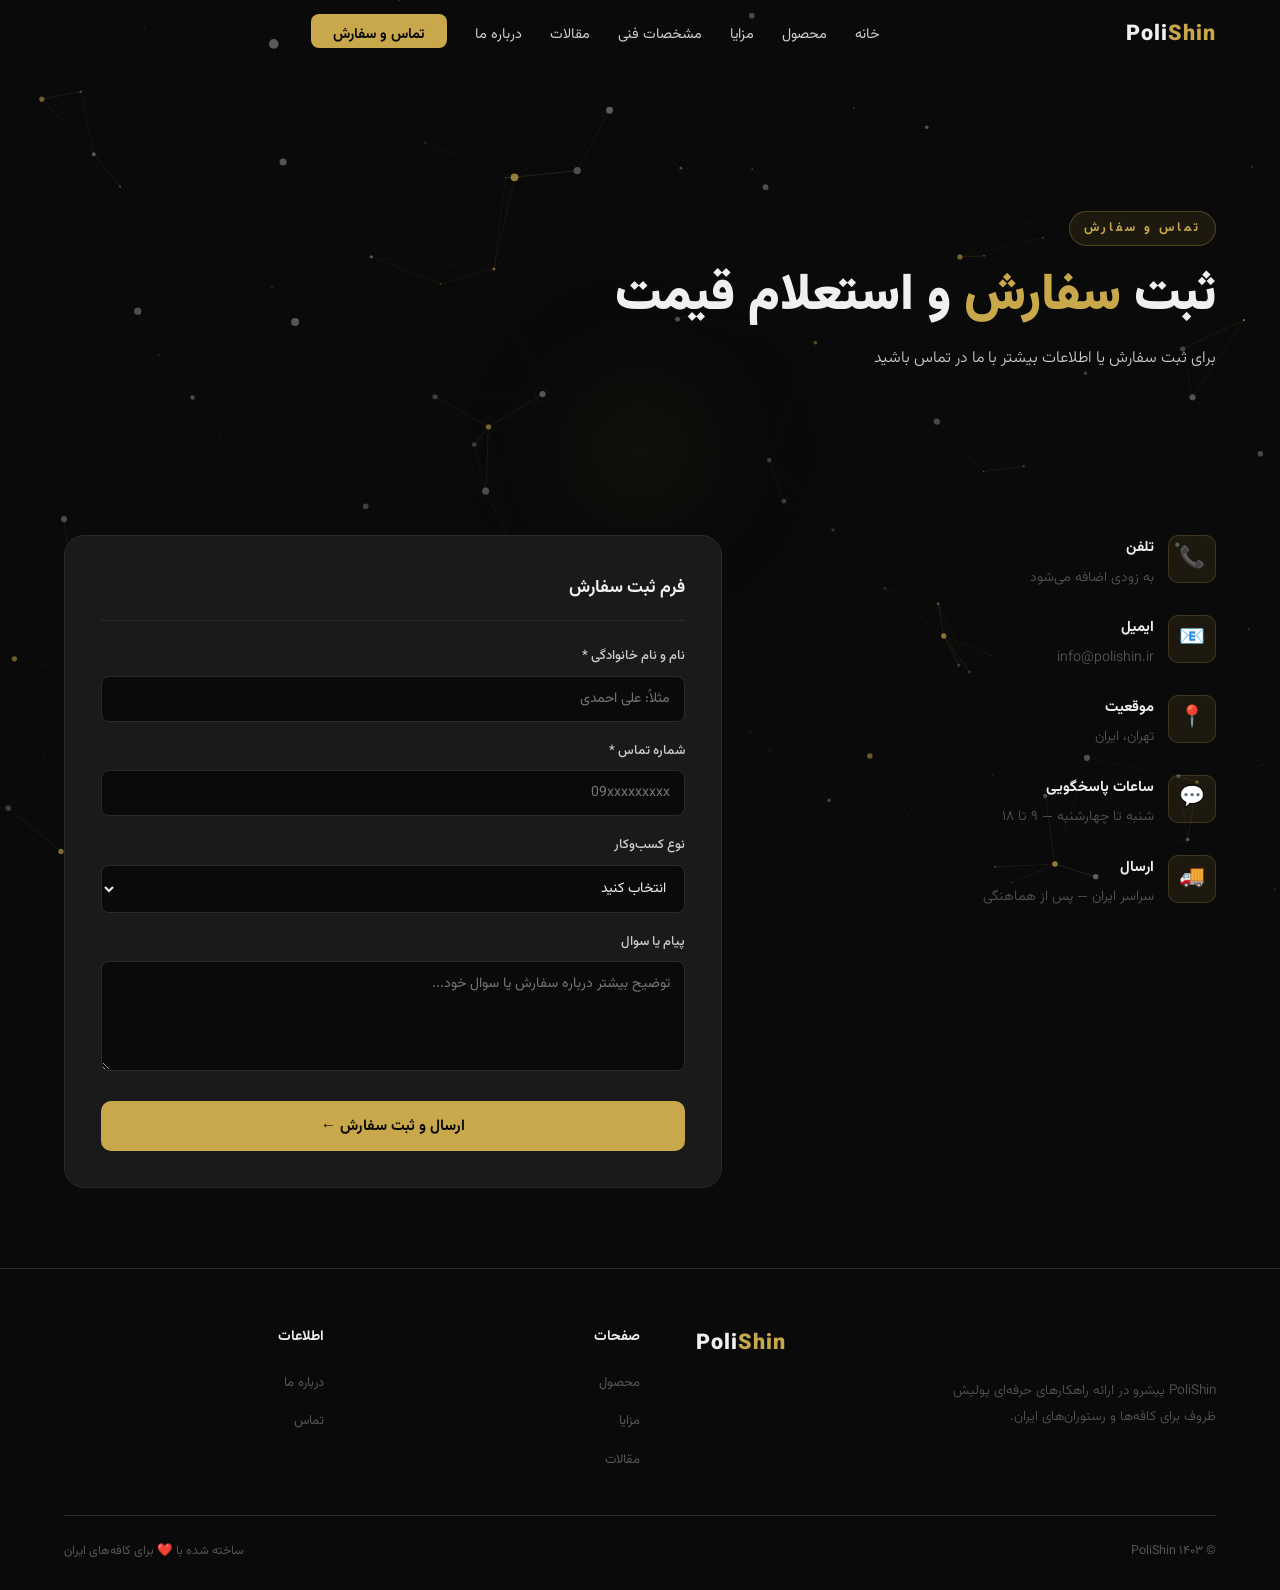
<file: pages/contact.html>
<!DOCTYPE html>
<html lang="fa" dir="rtl">
<head>
  <meta charset="UTF-8"/><meta name="viewport" content="width=device-width, initial-scale=1.0"/>
  <title>تماس و سفارش | PoliShin</title>
  <link rel="preconnect" href="https://fonts.googleapis.com"/>
  <link href="https://fonts.googleapis.com/css2?family=Vazirmatn:wght@300;400;500;700;900&display=swap" rel="stylesheet"/>
  <link rel="stylesheet" href="../css/style.css"/>
  <style>
    .contact-layout{display:grid;grid-template-columns:1fr 1.5fr;gap:56px;align-items:start;}
    .contact-item{display:flex;gap:14px;align-items:flex-start;margin-bottom:24px;}
    .contact-icon{width:48px;height:48px;border-radius:10px;background:rgba(200,168,75,0.1);border:1px solid rgba(200,168,75,0.2);display:flex;align-items:center;justify-content:center;font-size:1.3rem;flex-shrink:0;}
    .contact-item h4{font-size:0.92rem;font-weight:700;margin-bottom:4px;}
    .contact-item p{font-size:0.88rem;color:var(--gray);font-weight:300;}
    @media(max-width:900px){.contact-layout{grid-template-columns:1fr;}}
  </style>
</head>
<body>
<canvas id="bg-canvas"></canvas>
<nav>
  <a href="../index.html" class="logo">Poli<span style="color:#c8a84b">Shin</span></a>
  <ul class="nav-links">
    <li><a href="../index.html">خانه</a></li>
    <li><a href="product.html">محصول</a></li>
    <li><a href="features.html">مزایا</a></li>
    <li><a href="specs.html">مشخصات فنی</a></li>
    <li><a href="articles.html">مقالات</a></li>
    <li><a href="about.html">درباره ما</a></li>
    <li><a href="contact.html" class="nav-cta active">تماس و سفارش</a></li>
  </ul>
  <button class="nav-toggle" aria-label="منو"><span></span><span></span><span></span></button>
</nav>
<div class="page-hero fade-up">
  <div class="eyebrow">تماس و سفارش</div>
  <h1>ثبت <em>سفارش</em> و استعلام قیمت</h1>
  <p>برای ثبت سفارش یا اطلاعات بیشتر با ما در تماس باشید</p>
</div>
<section class="section">
  <div class="contact-layout">
    <div class="fade-up">
      <div class="contact-item"><div class="contact-icon">📞</div><div><h4>تلفن</h4><p data-cms="contact_phone">به زودی اضافه می‌شود</p></div></div>
      <div class="contact-item"><div class="contact-icon">📧</div><div><h4>ایمیل</h4><p data-cms="contact_email">info@polishin.ir</p></div></div>
      <div class="contact-item"><div class="contact-icon">📍</div><div><h4>موقعیت</h4><p data-cms="contact_address">تهران، ایران</p></div></div>
      <div class="contact-item"><div class="contact-icon">💬</div><div><h4>ساعات پاسخگویی</h4><p data-cms="contact_hours">شنبه تا چهارشنبه — ۹ تا ۱۸</p></div></div>
      <div class="contact-item"><div class="contact-icon">🚚</div><div><h4>ارسال</h4><p data-cms="contact_shipping">سراسر ایران — پس از هماهنگی</p></div></div>
    </div>
    <div class="form-card fade-up delay-2">
      <h3 style="font-size:1.1rem;font-weight:700;margin-bottom:24px;padding-bottom:16px;border-bottom:1px solid var(--gray2);">فرم ثبت سفارش</h3>
      <form id="contact-form">
        <div class="form-group"><label>نام و نام خانوادگی *</label><input type="text" placeholder="مثلاً: علی احمدی" required/></div>
        <div class="form-group"><label>شماره تماس *</label><input type="tel" placeholder="09xxxxxxxxx" required/></div>
        <div class="form-group"><label>نوع کسب‌وکار</label>
          <select>
            <option value="">انتخاب کنید</option>
            <option>کافه</option><option>رستوران</option><option>هتل</option><option>سایر</option>
          </select>
        </div>
        <div class="form-group"><label>پیام یا سوال</label><textarea placeholder="توضیح بیشتر درباره سفارش یا سوال خود..."></textarea></div>
        <button type="submit" class="btn btn-gold" style="width:100%;justify-content:center;">ارسال و ثبت سفارش ←</button>
        <p id="form-msg" style="margin-top:12px;font-size:0.82rem;display:none;text-align:center;"></p>
      </form>
    </div>
  </div>
</section>
<footer>
  <div class="footer-grid">
    <div class="footer-about"><a href="../index.html" class="logo">Poli<span style="color:#c8a84b">Shin</span></a><p>PoliShin پیشرو در ارائه راهکارهای حرفه‌ای پولیش ظروف برای کافه‌ها و رستوران‌های ایران.</p></div>
    <div class="footer-col"><h4>صفحات</h4><ul><li><a href="product.html">محصول</a></li><li><a href="features.html">مزایا</a></li><li><a href="articles.html">مقالات</a></li></ul></div>
    <div class="footer-col"><h4>اطلاعات</h4><ul><li><a href="about.html">درباره ما</a></li><li><a href="contact.html">تماس</a></li></ul></div>
  </div>
  <div class="footer-bottom"><p>© ۱۴۰۳ PoliShin</p><p>ساخته شده با ❤️ برای کافه‌های ایران</p></div>
</footer>
<script src="../js/main.js"></script>
<script src="../js/cms.js"></script>
<script>
const API='https://polishin-backend-production.up.railway.app/api';
document.getElementById('contact-form').addEventListener('submit',async(e)=>{
  e.preventDefault();
  const btn=e.target.querySelector('button[type=submit]');
  const msg=document.getElementById('form-msg');
  const inputs=e.target.querySelectorAll('input,select,textarea');
  btn.textContent='در حال ارسال...';btn.disabled=true;
  try{
    const res=await fetch(`${API}/messages`,{method:'POST',headers:{'Content-Type':'application/json'},body:JSON.stringify({name:inputs[0].value,phone:inputs[1].value,business:inputs[2].value,message:inputs[3].value})});
    const json=await res.json();
    if(json.success){msg.style.color='#4caf50';msg.textContent='✓ پیام شما با موفقیت ارسال شد. به زودی با شما تماس می‌گیریم';e.target.reset();}
    else throw new Error(json.message);
  }catch{msg.style.color='#e06060';msg.textContent='⚠ خطا در ارسال. لطفاً دوباره تلاش کنید';}
  msg.style.display='block';btn.textContent='ارسال و ثبت سفارش ←';btn.disabled=false;
});
</script>
</body>
</html>
</file>
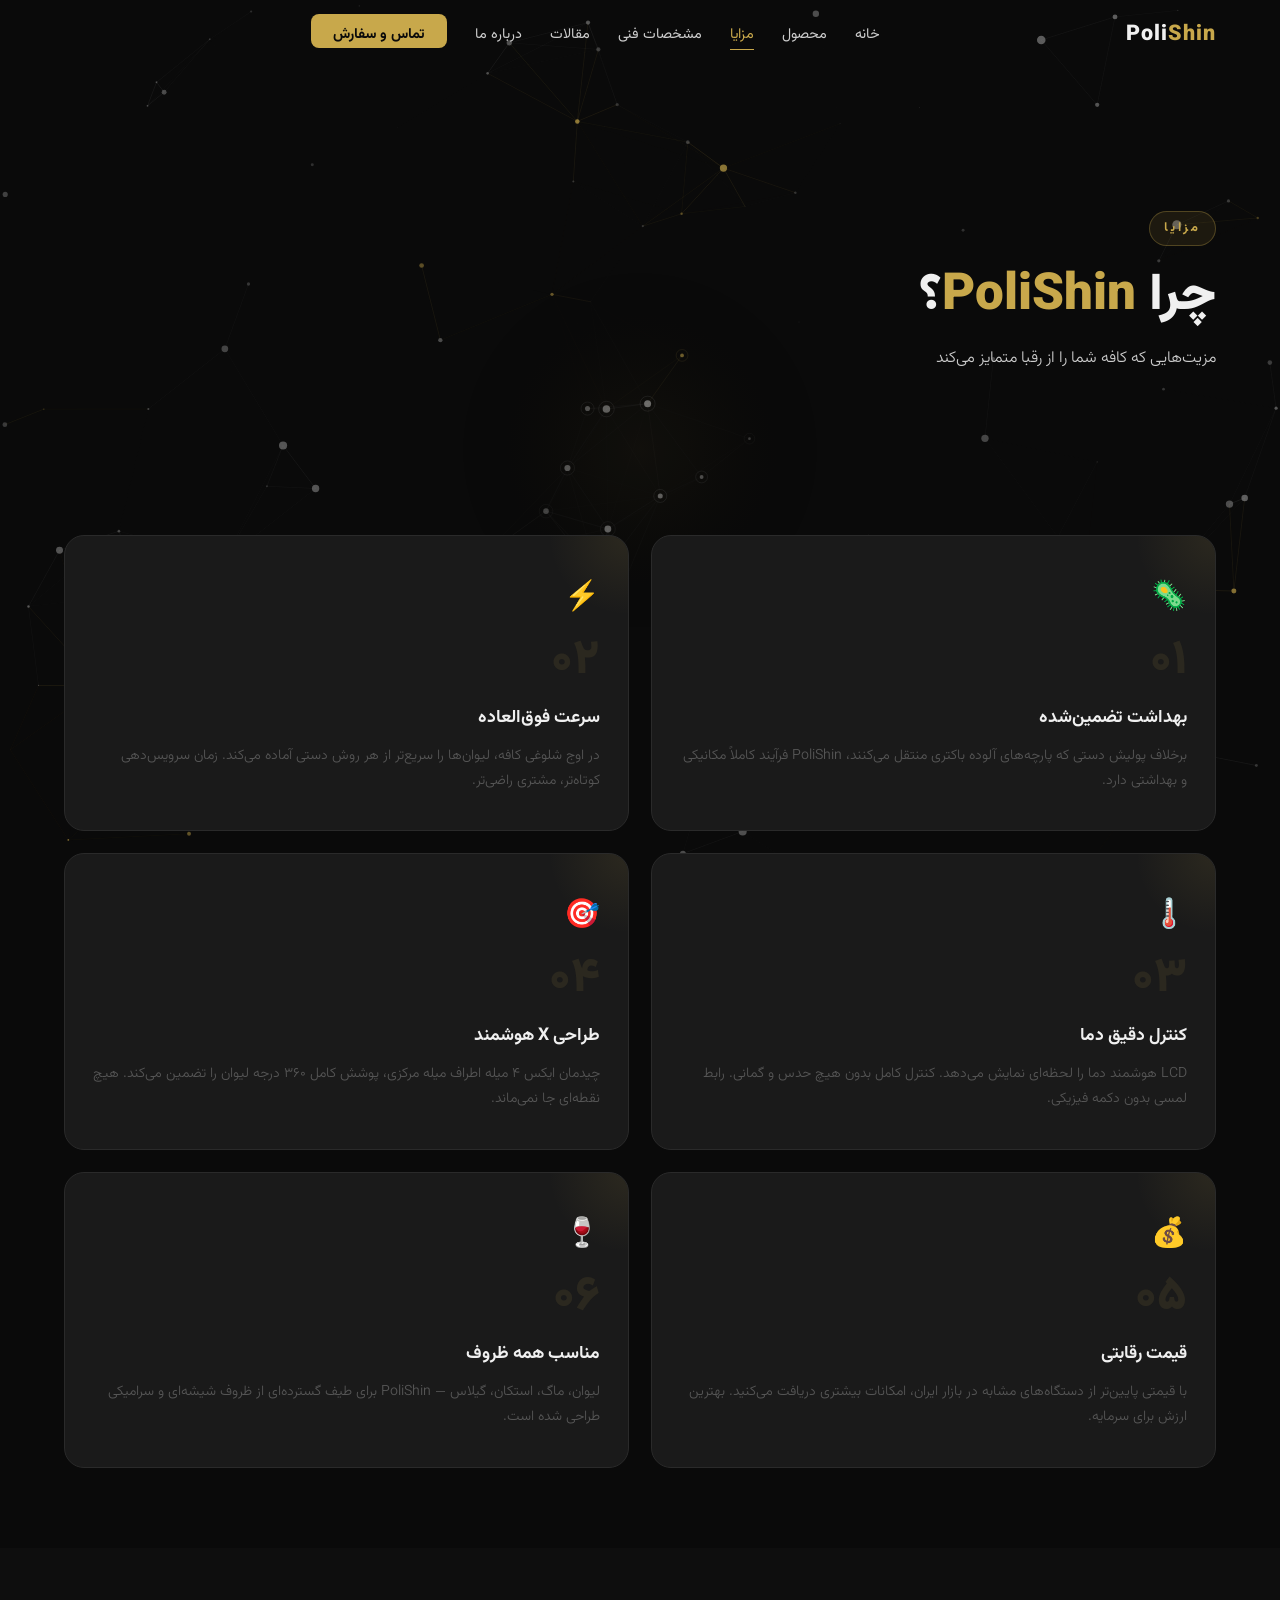
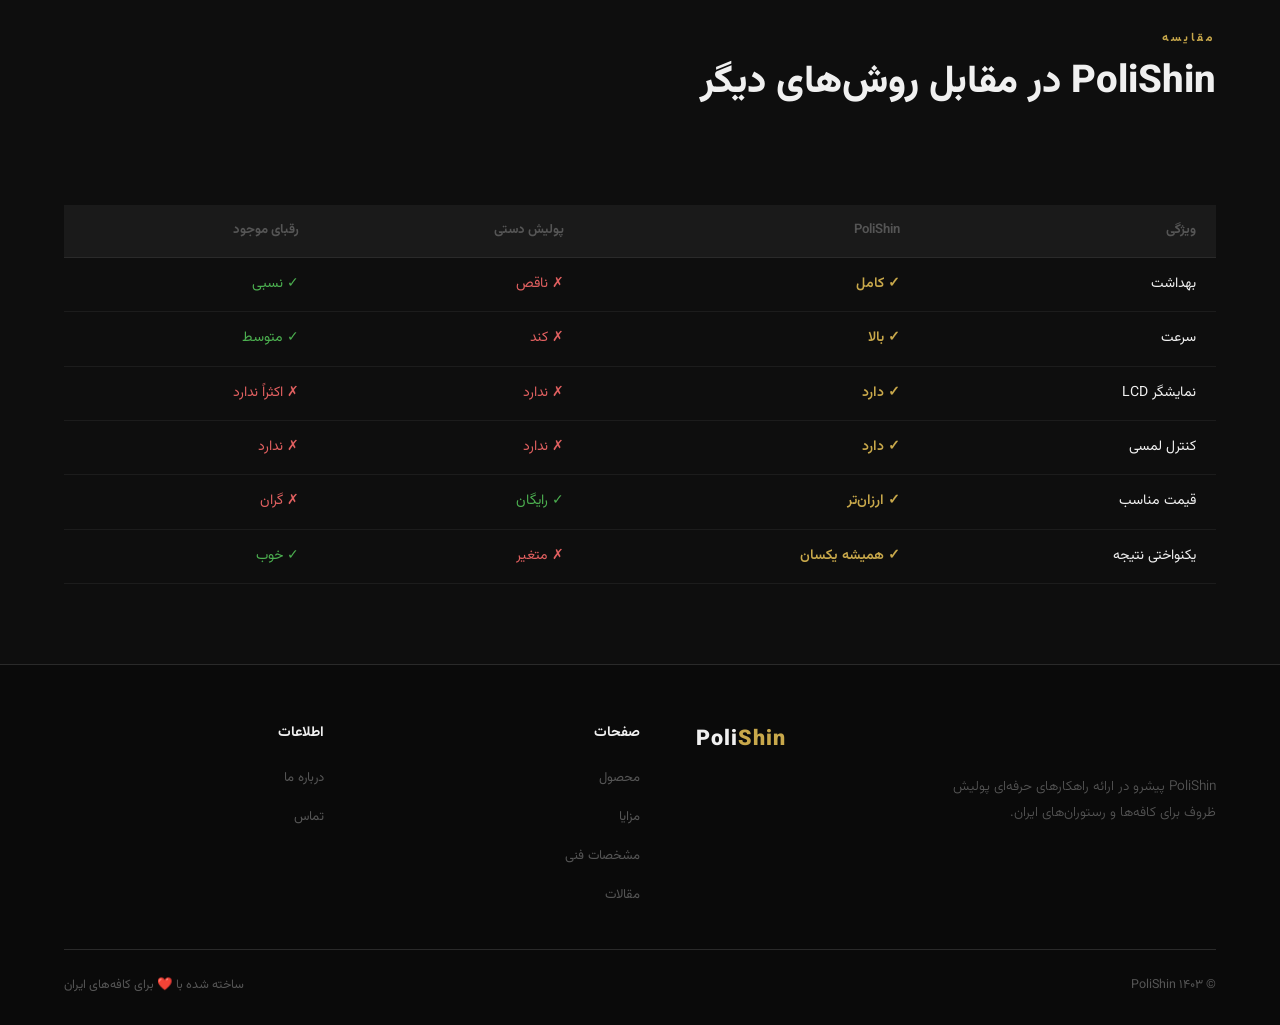
<file: pages/features.html>
<!DOCTYPE html>
<html lang="fa" dir="rtl">
<head>
  <meta charset="UTF-8"/><meta name="viewport" content="width=device-width, initial-scale=1.0"/>
  <title>مزایا | PoliShin</title>
  <link rel="preconnect" href="https://fonts.googleapis.com"/>
  <link href="https://fonts.googleapis.com/css2?family=Vazirmatn:wght@300;400;500;700;900&display=swap" rel="stylesheet"/>
  <link rel="stylesheet" href="../css/style.css"/>
  <style>
    .features-grid{display:grid;grid-template-columns:repeat(2,1fr);gap:22px;}
    .feature-card{background:var(--black3);border:1px solid var(--gray2);border-radius:var(--radlg);padding:36px 28px;transition:var(--ease);position:relative;overflow:hidden;}
    .feature-card::before{content:'';position:absolute;top:0;right:0;width:80px;height:80px;background:radial-gradient(circle at top right,rgba(200,168,75,0.1),transparent 70%);pointer-events:none;}
    .feature-card:hover{border-color:rgba(200,168,75,0.4);transform:translateY(-4px);}
    .f-num{font-size:3rem;font-weight:900;color:rgba(200,168,75,0.1);line-height:1;margin-bottom:16px;}
    .f-icon{font-size:1.8rem;margin-bottom:14px;}
    .feature-card h3{font-size:1.1rem;font-weight:700;margin-bottom:10px;}
    .feature-card p{font-size:0.88rem;color:var(--gray);font-weight:300;line-height:1.8;}
    .compare-table{width:100%;border-collapse:collapse;margin-top:40px;}
    .compare-table th{background:var(--black3);padding:14px 20px;text-align:right;font-size:0.82rem;color:var(--gray);border-bottom:1px solid var(--gray2);}
    .compare-table td{padding:14px 20px;font-size:0.88rem;border-bottom:1px solid rgba(42,42,42,0.5);}
    .compare-table tr:hover td{background:rgba(255,255,255,0.02);}
    .check{color:#4caf50;font-size:1.1rem;}
    .cross{color:#e06060;font-size:1.1rem;}
    .highlight-col{color:var(--gold);font-weight:600;}
    @media(max-width:900px){.features-grid{grid-template-columns:1fr;}}
  </style>
</head>
<body>
<canvas id="bg-canvas"></canvas>
<nav>
  <a href="../index.html" class="logo">Poli<span style="color:#c8a84b">Shin</span></a>
  <ul class="nav-links">
    <li><a href="../index.html">خانه</a></li>
    <li><a href="product.html">محصول</a></li>
    <li><a href="features.html" class="active">مزایا</a></li>
    <li><a href="specs.html">مشخصات فنی</a></li>
    <li><a href="articles.html">مقالات</a></li>
    <li><a href="about.html">درباره ما</a></li>
    <li><a href="contact.html" class="nav-cta">تماس و سفارش</a></li>
  </ul>
  <button class="nav-toggle" aria-label="منو"><span></span><span></span><span></span></button>
</nav>
<div class="page-hero fade-up">
  <div class="eyebrow">مزایا</div>
  <h1>چرا <em>PoliShin</em>؟</h1>
  <p>مزیت‌هایی که کافه شما را از رقبا متمایز می‌کند</p>
</div>
<section class="section">
  <div class="features-grid">
    <div class="feature-card fade-up"><div class="f-icon">🦠</div><div class="f-num">۰۱</div><h3>بهداشت تضمین‌شده</h3><p>برخلاف پولیش دستی که پارچه‌های آلوده باکتری منتقل می‌کنند، PoliShin فرآیند کاملاً مکانیکی و بهداشتی دارد.</p></div>
    <div class="feature-card fade-up delay-1"><div class="f-icon">⚡</div><div class="f-num">۰۲</div><h3>سرعت فوق‌العاده</h3><p>در اوج شلوغی کافه، لیوان‌ها را سریع‌تر از هر روش دستی آماده می‌کند. زمان سرویس‌دهی کوتاه‌تر، مشتری راضی‌تر.</p></div>
    <div class="feature-card fade-up delay-2"><div class="f-icon">🌡️</div><div class="f-num">۰۳</div><h3>کنترل دقیق دما</h3><p>LCD هوشمند دما را لحظه‌ای نمایش می‌دهد. کنترل کامل بدون هیچ حدس و گمانی. رابط لمسی بدون دکمه فیزیکی.</p></div>
    <div class="feature-card fade-up delay-3"><div class="f-icon">🎯</div><div class="f-num">۰۴</div><h3>طراحی X هوشمند</h3><p>چیدمان ایکس ۴ میله اطراف میله مرکزی، پوشش کامل ۳۶۰ درجه لیوان را تضمین می‌کند. هیچ نقطه‌ای جا نمی‌ماند.</p></div>
    <div class="feature-card fade-up"><div class="f-icon">💰</div><div class="f-num">۰۵</div><h3>قیمت رقابتی</h3><p>با قیمتی پایین‌تر از دستگاه‌های مشابه در بازار ایران، امکانات بیشتری دریافت می‌کنید. بهترین ارزش برای سرمایه.</p></div>
    <div class="feature-card fade-up delay-1"><div class="f-icon">🍷</div><div class="f-num">۰۶</div><h3>مناسب همه ظروف</h3><p>لیوان، ماگ، استکان، گیلاس — PoliShin برای طیف گسترده‌ای از ظروف شیشه‌ای و سرامیکی طراحی شده است.</p></div>
  </div>
</section>
<section class="section section-alt">
  <div class="section-header fade-up"><span class="eyebrow">مقایسه</span><h2 class="section-title">PoliShin در مقابل روش‌های دیگر</h2></div>
  <div class="fade-up" style="overflow-x:auto;">
    <table class="compare-table">
      <thead><tr><th>ویژگی</th><th class="highlight-col">PoliShin</th><th>پولیش دستی</th><th>رقبای موجود</th></tr></thead>
      <tbody>
        <tr><td>بهداشت</td><td class="check highlight-col">✓ کامل</td><td class="cross">✗ ناقص</td><td class="check">✓ نسبی</td></tr>
        <tr><td>سرعت</td><td class="highlight-col check">✓ بالا</td><td class="cross">✗ کند</td><td class="check">✓ متوسط</td></tr>
        <tr><td>نمایشگر LCD</td><td class="highlight-col check">✓ دارد</td><td class="cross">✗ ندارد</td><td class="cross">✗ اکثراً ندارد</td></tr>
        <tr><td>کنترل لمسی</td><td class="highlight-col check">✓ دارد</td><td class="cross">✗ ندارد</td><td class="cross">✗ ندارد</td></tr>
        <tr><td>قیمت مناسب</td><td class="highlight-col check">✓ ارزان‌تر</td><td class="check">✓ رایگان</td><td class="cross">✗ گران</td></tr>
        <tr><td>یکنواختی نتیجه</td><td class="highlight-col check">✓ همیشه یکسان</td><td class="cross">✗ متغیر</td><td class="check">✓ خوب</td></tr>
      </tbody>
    </table>
  </div>
</section>
<footer>
  <div class="footer-grid">
    <div class="footer-about"><a href="../index.html" class="logo">Poli<span style="color:#c8a84b">Shin</span></a><p>PoliShin پیشرو در ارائه راهکارهای حرفه‌ای پولیش ظروف برای کافه‌ها و رستوران‌های ایران.</p></div>
    <div class="footer-col"><h4>صفحات</h4><ul><li><a href="product.html">محصول</a></li><li><a href="features.html">مزایا</a></li><li><a href="specs.html">مشخصات فنی</a></li><li><a href="articles.html">مقالات</a></li></ul></div>
    <div class="footer-col"><h4>اطلاعات</h4><ul><li><a href="about.html">درباره ما</a></li><li><a href="contact.html">تماس</a></li></ul></div>
  </div>
  <div class="footer-bottom"><p>© ۱۴۰۳ PoliShin</p><p>ساخته شده با ❤️ برای کافه‌های ایران</p></div>
</footer>
<script src="../js/main.js"></script>
</body>
</html>
</file>
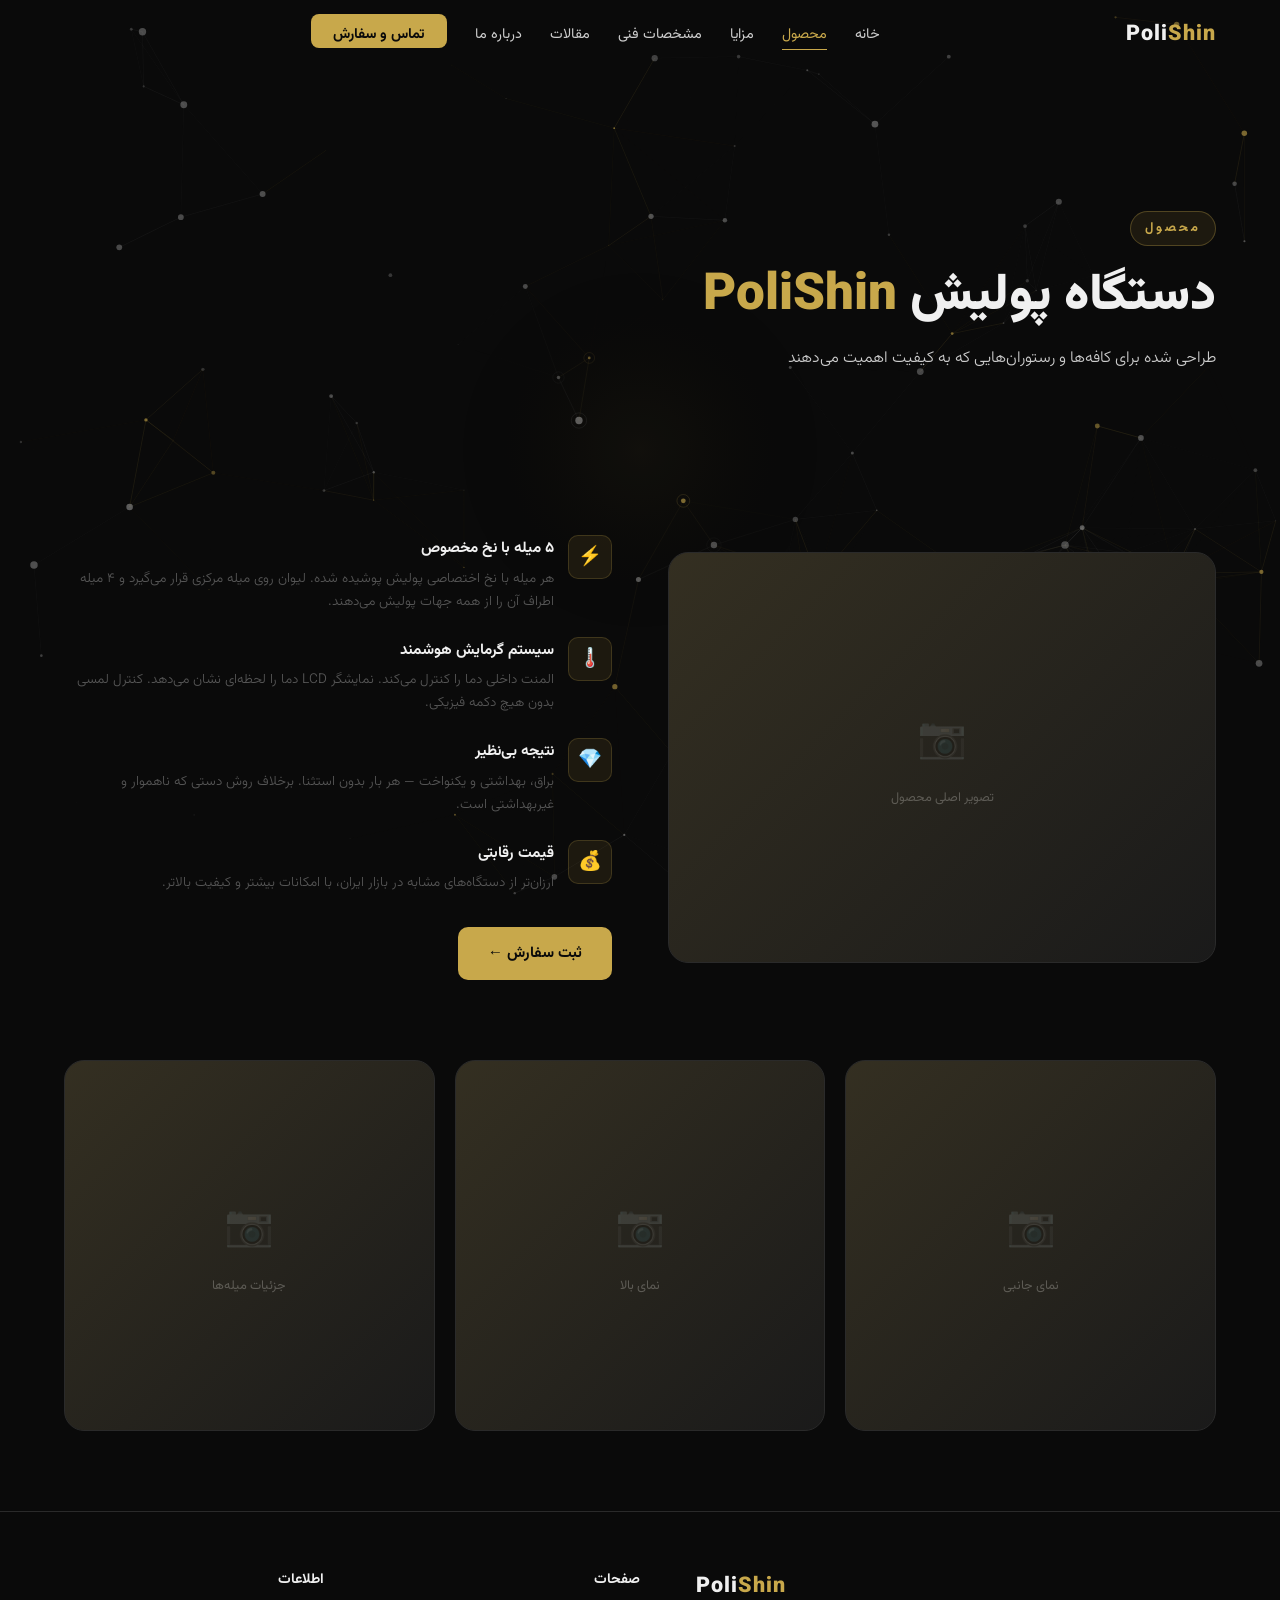
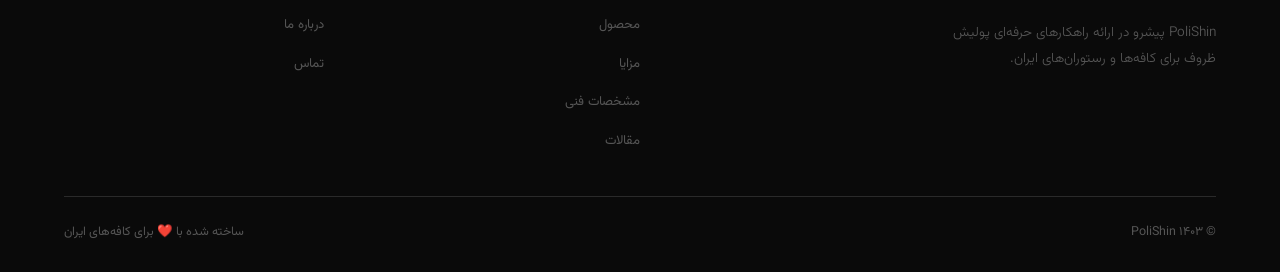
<file: pages/product.html>
<!DOCTYPE html>
<html lang="fa" dir="rtl">
<head>
  <meta charset="UTF-8"/><meta name="viewport" content="width=device-width, initial-scale=1.0"/>
  <title>محصول | PoliShin</title>
  <link rel="preconnect" href="https://fonts.googleapis.com"/>
  <link href="https://fonts.googleapis.com/css2?family=Vazirmatn:wght@300;400;500;700;900&display=swap" rel="stylesheet"/>
  <link rel="stylesheet" href="../css/style.css"/>
  <style>
    .product-grid{display:grid;grid-template-columns:1fr 1fr;gap:56px;align-items:center;margin-bottom:80px;}
    .feature-item{display:flex;gap:14px;align-items:flex-start;margin-bottom:24px;}
    .feature-icon{width:44px;height:44px;border-radius:10px;background:rgba(200,168,75,0.1);border:1px solid rgba(200,168,75,0.2);display:flex;align-items:center;justify-content:center;font-size:1.2rem;flex-shrink:0;color:var(--gold);}
    .feature-text h4{font-size:0.95rem;font-weight:700;margin-bottom:4px;}
    .feature-text p{font-size:0.85rem;color:var(--gray);font-weight:300;line-height:1.7;}
    @media(max-width:900px){.product-grid{grid-template-columns:1fr;}}
  </style>
</head>
<body>
<canvas id="bg-canvas"></canvas>
<nav>
  <a href="../index.html" class="logo">Poli<span style="color:#c8a84b">Shin</span></a>
  <ul class="nav-links">
    <li><a href="../index.html">خانه</a></li>
    <li><a href="product.html" class="active">محصول</a></li>
    <li><a href="features.html">مزایا</a></li>
    <li><a href="specs.html">مشخصات فنی</a></li>
    <li><a href="articles.html">مقالات</a></li>
    <li><a href="about.html">درباره ما</a></li>
    <li><a href="contact.html" class="nav-cta">تماس و سفارش</a></li>
  </ul>
  <button class="nav-toggle" aria-label="منو"><span></span><span></span><span></span></button>
</nav>
<div class="page-hero fade-up">
  <div class="eyebrow">محصول</div>
  <h1>دستگاه پولیش <em>PoliShin</em></h1>
  <p>طراحی شده برای کافه‌ها و رستوران‌هایی که به کیفیت اهمیت می‌دهند</p>
</div>
<section class="section">
  <div class="product-grid">
    <div class="img-placeholder fade-up" style="aspect-ratio:4/3;"><div class="icon">📷</div><span>تصویر اصلی محصول</span></div>
    <div class="fade-up delay-2">
      <div class="feature-item"><div class="feature-icon">⚡</div><div class="feature-text"><h4>۵ میله با نخ مخصوص</h4><p>هر میله با نخ اختصاصی پولیش پوشیده شده. لیوان روی میله مرکزی قرار می‌گیرد و ۴ میله اطراف آن را از همه جهات پولیش می‌دهند.</p></div></div>
      <div class="feature-item"><div class="feature-icon">🌡️</div><div class="feature-text"><h4>سیستم گرمایش هوشمند</h4><p>المنت داخلی دما را کنترل می‌کند. نمایشگر LCD دما را لحظه‌ای نشان می‌دهد. کنترل لمسی بدون هیچ دکمه فیزیکی.</p></div></div>
      <div class="feature-item"><div class="feature-icon">💎</div><div class="feature-text"><h4>نتیجه بی‌نظیر</h4><p>براق، بهداشتی و یکنواخت — هر بار بدون استثنا. برخلاف روش دستی که ناهموار و غیربهداشتی است.</p></div></div>
      <div class="feature-item"><div class="feature-icon">💰</div><div class="feature-text"><h4>قیمت رقابتی</h4><p>ارزان‌تر از دستگاه‌های مشابه در بازار ایران، با امکانات بیشتر و کیفیت بالاتر.</p></div></div>
      <a href="contact.html" class="btn btn-gold" style="margin-top:8px;">ثبت سفارش ←</a>
    </div>
  </div>
  <div style="display:grid;grid-template-columns:repeat(3,1fr);gap:20px;">
    <div class="img-placeholder fade-up" style="aspect-ratio:1;"><div class="icon">📷</div><span>نمای جانبی</span></div>
    <div class="img-placeholder fade-up delay-1" style="aspect-ratio:1;"><div class="icon">📷</div><span>نمای بالا</span></div>
    <div class="img-placeholder fade-up delay-2" style="aspect-ratio:1;"><div class="icon">📷</div><span>جزئیات میله‌ها</span></div>
  </div>
</section>
<footer>
  <div class="footer-grid">
    <div class="footer-about"><a href="../index.html" class="logo">Poli<span style="color:#c8a84b">Shin</span></a><p>PoliShin پیشرو در ارائه راهکارهای حرفه‌ای پولیش ظروف برای کافه‌ها و رستوران‌های ایران.</p></div>
    <div class="footer-col"><h4>صفحات</h4><ul><li><a href="product.html">محصول</a></li><li><a href="features.html">مزایا</a></li><li><a href="specs.html">مشخصات فنی</a></li><li><a href="articles.html">مقالات</a></li></ul></div>
    <div class="footer-col"><h4>اطلاعات</h4><ul><li><a href="about.html">درباره ما</a></li><li><a href="contact.html">تماس</a></li></ul></div>
  </div>
  <div class="footer-bottom"><p>© ۱۴۰۳ PoliShin</p><p>ساخته شده با ❤️ برای کافه‌های ایران</p></div>
</footer>
<script src="../js/main.js"></script>
</body>
</html>
</file>
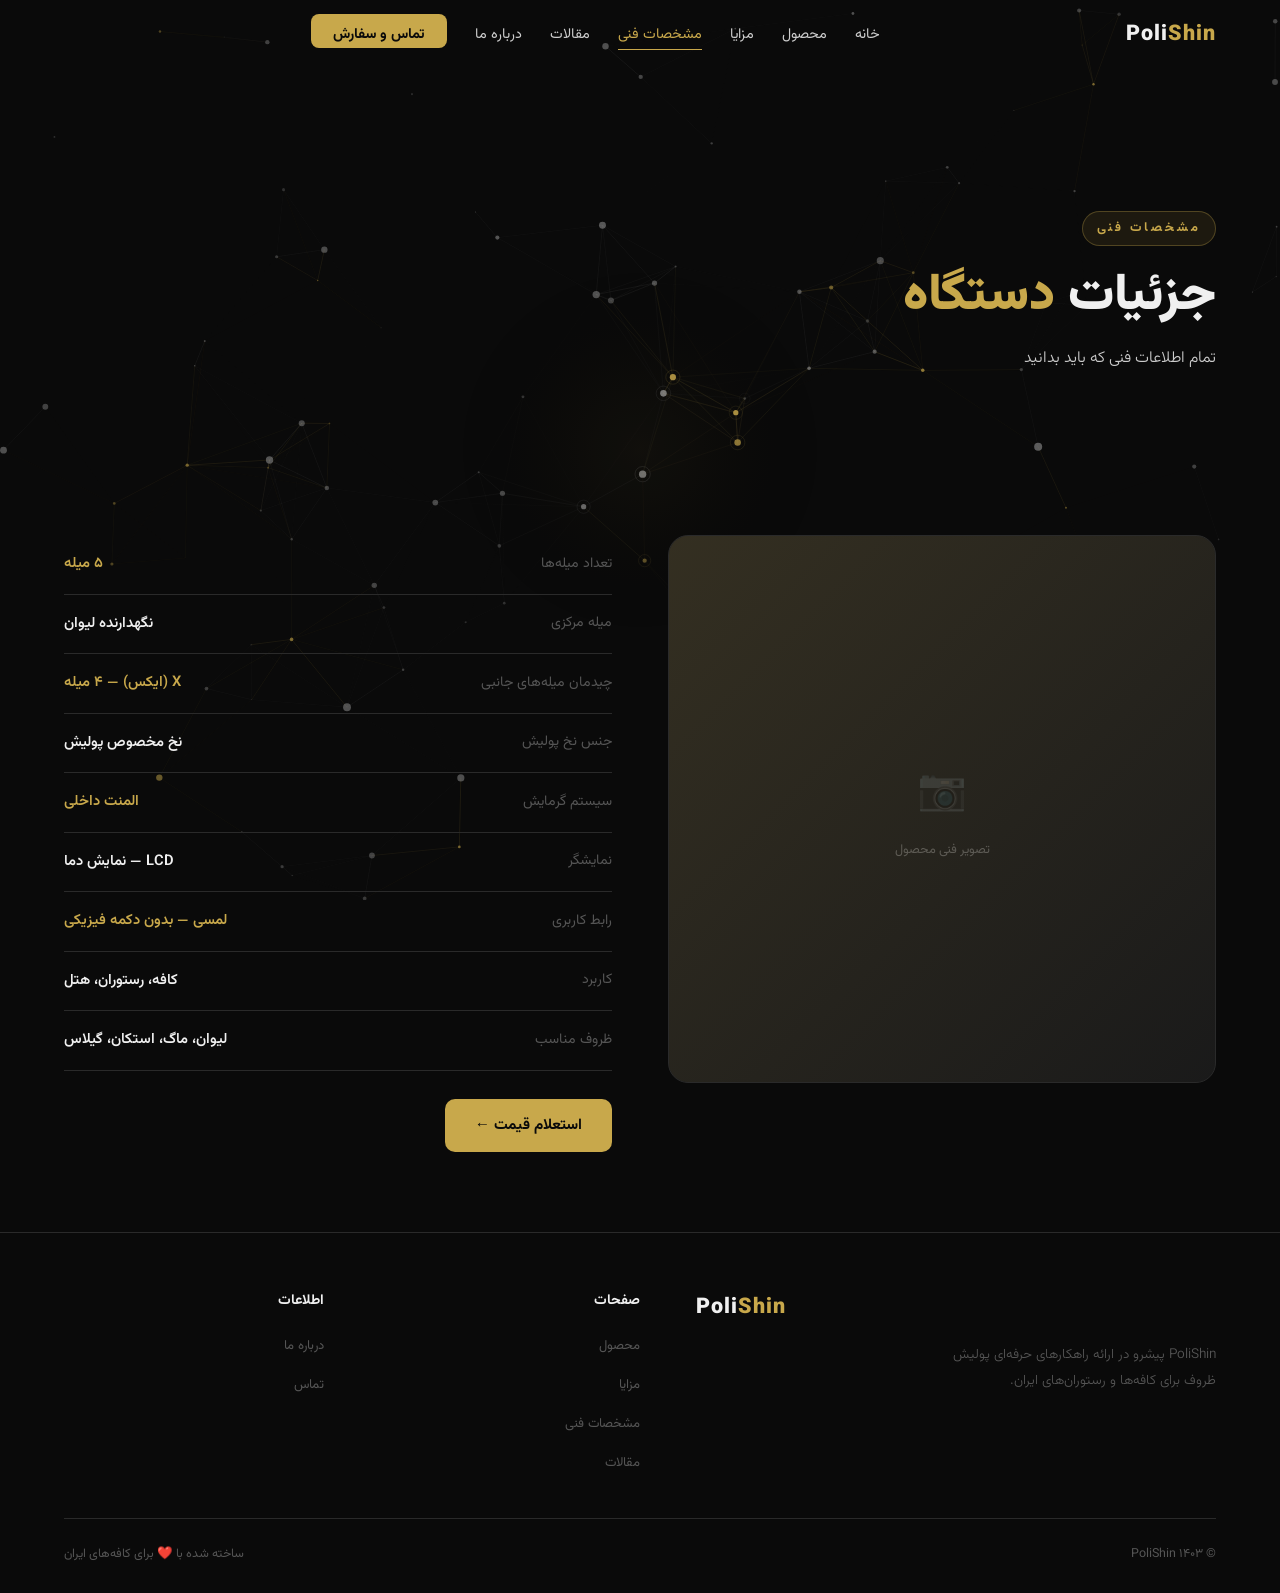
<file: pages/specs.html>
<!DOCTYPE html>
<html lang="fa" dir="rtl">
<head>
  <meta charset="UTF-8"/><meta name="viewport" content="width=device-width, initial-scale=1.0"/>
  <title>مشخصات فنی | PoliShin</title>
  <link rel="preconnect" href="https://fonts.googleapis.com"/>
  <link href="https://fonts.googleapis.com/css2?family=Vazirmatn:wght@300;400;500;700;900&display=swap" rel="stylesheet"/>
  <link rel="stylesheet" href="../css/style.css"/>
  <style>
    .specs-grid{display:grid;grid-template-columns:1fr 1fr;gap:56px;align-items:start;}
    .spec-row{display:flex;justify-content:space-between;align-items:center;padding:16px 0;border-bottom:1px solid var(--gray2);}
    .spec-row:last-child{border-bottom:none;}
    .spec-key{font-size:0.88rem;color:var(--gray);}
    .spec-val{font-size:0.92rem;color:var(--white);font-weight:600;}
    .spec-val.gold{color:var(--gold);}
    @media(max-width:900px){.specs-grid{grid-template-columns:1fr;}}
  </style>
</head>
<body>
<canvas id="bg-canvas"></canvas>
<nav>
  <a href="../index.html" class="logo">Poli<span style="color:#c8a84b">Shin</span></a>
  <ul class="nav-links">
    <li><a href="../index.html">خانه</a></li>
    <li><a href="product.html">محصول</a></li>
    <li><a href="features.html">مزایا</a></li>
    <li><a href="specs.html" class="active">مشخصات فنی</a></li>
    <li><a href="articles.html">مقالات</a></li>
    <li><a href="about.html">درباره ما</a></li>
    <li><a href="contact.html" class="nav-cta">تماس و سفارش</a></li>
  </ul>
  <button class="nav-toggle" aria-label="منو"><span></span><span></span><span></span></button>
</nav>
<div class="page-hero fade-up">
  <div class="eyebrow">مشخصات فنی</div>
  <h1>جزئیات <em>دستگاه</em></h1>
  <p>تمام اطلاعات فنی که باید بدانید</p>
</div>
<section class="section">
  <div class="specs-grid">
    <div class="img-placeholder fade-up" style="aspect-ratio:1;"><div class="icon">📷</div><span>تصویر فنی محصول</span></div>
    <div class="fade-up delay-2">
      <div class="spec-row"><span class="spec-key">تعداد میله‌ها</span><span class="spec-val gold" data-cms="spec_poles">۵ میله</span></div>
      <div class="spec-row"><span class="spec-key">میله مرکزی</span><span class="spec-val" data-cms="spec_center">نگهدارنده لیوان</span></div>
      <div class="spec-row"><span class="spec-key">چیدمان میله‌های جانبی</span><span class="spec-val gold" data-cms="spec_layout">X (ایکس) — ۴ میله</span></div>
      <div class="spec-row"><span class="spec-key">جنس نخ پولیش</span><span class="spec-val" data-cms="spec_thread">نخ مخصوص پولیش</span></div>
      <div class="spec-row"><span class="spec-key">سیستم گرمایش</span><span class="spec-val gold" data-cms="spec_heating">المنت داخلی</span></div>
      <div class="spec-row"><span class="spec-key">نمایشگر</span><span class="spec-val" data-cms="spec_display">LCD — نمایش دما</span></div>
      <div class="spec-row"><span class="spec-key">رابط کاربری</span><span class="spec-val gold" data-cms="spec_ui">لمسی — بدون دکمه فیزیکی</span></div>
      <div class="spec-row"><span class="spec-key">کاربرد</span><span class="spec-val" data-cms="spec_usage">کافه، رستوران، هتل</span></div>
      <div class="spec-row"><span class="spec-key">ظروف مناسب</span><span class="spec-val" data-cms="spec_vessels">لیوان، ماگ، استکان، گیلاس</span></div>
      <a href="contact.html" class="btn btn-gold" style="margin-top:28px;">استعلام قیمت ←</a>
    </div>
  </div>
</section>
<footer>
  <div class="footer-grid">
    <div class="footer-about"><a href="../index.html" class="logo">Poli<span style="color:#c8a84b">Shin</span></a><p>PoliShin پیشرو در ارائه راهکارهای حرفه‌ای پولیش ظروف برای کافه‌ها و رستوران‌های ایران.</p></div>
    <div class="footer-col"><h4>صفحات</h4><ul><li><a href="product.html">محصول</a></li><li><a href="features.html">مزایا</a></li><li><a href="specs.html">مشخصات فنی</a></li><li><a href="articles.html">مقالات</a></li></ul></div>
    <div class="footer-col"><h4>اطلاعات</h4><ul><li><a href="about.html">درباره ما</a></li><li><a href="contact.html">تماس</a></li></ul></div>
  </div>
  <div class="footer-bottom"><p>© ۱۴۰۳ PoliShin</p><p>ساخته شده با ❤️ برای کافه‌های ایران</p></div>
</footer>
<script src="../js/main.js"></script>
<script src="../js/cms.js"></script>
</body>
</html>
</file>
<file: css/style.css>
@import url('https://fonts.googleapis.com/css2?family=Vazirmatn:wght@300;400;500;700;900&display=swap');

:root {
  --black:  #0a0a0a;
  --black2: #111111;
  --black3: #1a1a1a;
  --black4: #222222;
  --gold:   #c8a84b;
  --gold2:  #e2c26a;
  --silver: #c0c0c0;
  --white:  #f0f0f0;
  --white2: #cccccc;
  --gray:   #555555;
  --gray2:  #2a2a2a;
  --radius: 12px;
  --radlg:  20px;
  --ease:   0.3s ease;
}

*, *::before, *::after { margin: 0; padding: 0; box-sizing: border-box; }
html { scroll-behavior: smooth; }

body {
  font-family: 'Vazirmatn', sans-serif;
  background: var(--black);
  color: var(--white);
  direction: rtl;
  overflow-x: hidden;
  line-height: 1.8;
}

::-webkit-scrollbar { width: 4px; }
::-webkit-scrollbar-track { background: var(--black2); }
::-webkit-scrollbar-thumb { background: var(--gold); border-radius: 2px; }
::selection { background: var(--gold); color: var(--black); }

/* ── CANVAS ── */
#bg-canvas {
  position: fixed;
  inset: 0;
  width: 100%;
  height: 100%;
  pointer-events: none;
  z-index: 0;
  opacity: 0.85;
}

body > *:not(#bg-canvas) { position: relative; z-index: 1; }

/* ── NAV ── */
nav {
  position: fixed;
  inset: 0 0 auto 0;
  z-index: 1000;
  padding: 16px 5%;
  display: grid;
  grid-template-columns: auto 1fr auto;
  align-items: center;
  gap: 24px;
  transition: var(--ease);
}

nav.scrolled {
  background: rgba(10,10,10,0.95);
  backdrop-filter: blur(14px);
  border-bottom: 1px solid var(--gray2);
  padding: 10px 5%;
}

.logo {
  text-decoration: none;
  font-size: 1.35rem;
  font-weight: 900;
  color: var(--white);
  letter-spacing: 1px;
  display: flex;
  align-items: center;
  gap: 0;
  direction: ltr;
  unicode-bidi: bidi-override;
}
.logo span { color: var(--gold); }

.nav-links {
  display: flex;
  align-items: center;
  justify-content: center;
  gap: 28px;
  list-style: none;
}

.nav-links a {
  color: var(--white2);
  text-decoration: none;
  font-size: 0.9rem;
  font-weight: 400;
  transition: var(--ease);
  position: relative;
  padding-bottom: 2px;
}

.nav-links a::after {
  content: '';
  position: absolute;
  bottom: -2px; right: 0;
  width: 0; height: 1.5px;
  background: var(--gold);
  transition: var(--ease);
}

.nav-links a:hover,
.nav-links a.active { color: var(--gold); }
.nav-links a:hover::after,
.nav-links a.active::after { width: 100%; }

.nav-cta {
  background: var(--gold);
  color: var(--black) !important;
  padding: 9px 22px;
  border-radius: 8px;
  font-weight: 700 !important;
  white-space: nowrap;
}
.nav-cta:hover { background: var(--gold2) !important; }
.nav-cta::after { display: none !important; }

.nav-toggle {
  display: none;
  flex-direction: column;
  gap: 5px;
  cursor: pointer;
  background: none;
  border: none;
  padding: 4px;
}
.nav-toggle span {
  display: block;
  width: 24px; height: 2px;
  background: var(--white);
  border-radius: 2px;
  transition: var(--ease);
}

/* ── PAGE HERO ── */
.page-hero {
  padding: 140px 5% 80px;
  text-align: right;
}
.page-hero .eyebrow {
  display: inline-flex;
  align-items: center;
  gap: 8px;
  background: rgba(200,168,75,0.1);
  border: 1px solid rgba(200,168,75,0.3);
  color: var(--gold);
  padding: 5px 14px;
  border-radius: 100px;
  font-size: 0.8rem;
  margin-bottom: 20px;
}
.page-hero h1 {
  font-size: clamp(2rem,4vw,3.2rem);
  font-weight: 900;
  line-height: 1.2;
  margin-bottom: 16px;
}
.page-hero h1 em { color: var(--gold); font-style: normal; }
.page-hero p {
  font-size: 1rem;
  color: var(--white2);
  font-weight: 300;
  max-width: 560px;
  line-height: 2;
}

/* ── SECTION ── */
.section { padding: 80px 5%; }
.section-alt { background: rgba(17,17,17,0.6); }

.section-header { margin-bottom: 56px; }
.eyebrow {
  color: var(--gold);
  font-size: 0.75rem;
  font-weight: 700;
  letter-spacing: 3px;
  text-transform: uppercase;
  display: block;
  margin-bottom: 10px;
}
.section-title {
  font-size: clamp(1.6rem,3vw,2.4rem);
  font-weight: 800;
  line-height: 1.3;
  margin-bottom: 12px;
}
.section-sub {
  font-size: 0.95rem;
  color: var(--white2);
  font-weight: 300;
  max-width: 500px;
  line-height: 1.9;
}

/* ── BUTTONS ── */
.btn {
  display: inline-flex;
  align-items: center;
  gap: 8px;
  padding: 13px 30px;
  border-radius: 10px;
  font-size: 0.95rem;
  font-weight: 700;
  font-family: 'Vazirmatn', sans-serif;
  text-decoration: none;
  border: none;
  cursor: pointer;
  transition: var(--ease);
}
.btn-gold { background: var(--gold); color: var(--black); }
.btn-gold:hover { background: var(--gold2); transform: translateY(-2px); }
.btn-outline { background: transparent; color: var(--white); border: 1px solid var(--gray2); }
.btn-outline:hover { border-color: var(--gold); color: var(--gold); transform: translateY(-2px); }

/* ── CARDS ── */
.card {
  background: var(--black3);
  border: 1px solid var(--gray2);
  border-radius: var(--radlg);
  padding: 28px;
  transition: var(--ease);
}
.card:hover { border-color: rgba(200,168,75,0.35); transform: translateY(-4px); }

/* ── IMAGE PLACEHOLDER ── */
.img-placeholder {
  background: var(--black3);
  border: 1px solid var(--gray2);
  border-radius: var(--radlg);
  display: flex;
  flex-direction: column;
  align-items: center;
  justify-content: center;
  gap: 10px;
  color: var(--gray);
  font-size: 0.8rem;
  position: relative;
  overflow: hidden;
}
.img-placeholder::before {
  content: '';
  position: absolute;
  inset: -1px;
  border-radius: var(--radlg);
  background: linear-gradient(135deg, rgba(200,168,75,0.15), transparent);
  pointer-events: none;
}
.img-placeholder .icon { font-size: 2.5rem; opacity: 0.15; }

/* ── STATS ── */
.stats-bar {
  background: var(--black2);
  border-top: 1px solid var(--gray2);
  border-bottom: 1px solid var(--gray2);
  padding: 36px 5%;
  display: flex;
  justify-content: center;
}
.stat-item {
  flex: 1;
  max-width: 200px;
  text-align: center;
  padding: 0 28px;
  position: relative;
}
.stat-item:not(:last-child)::after {
  content: '';
  position: absolute;
  left: 0; top: 10%; bottom: 10%;
  width: 1px;
  background: var(--gray2);
}
.stat-num {
  font-size: 2.2rem;
  font-weight: 900;
  color: var(--gold);
  display: block;
  line-height: 1;
  margin-bottom: 6px;
}
.stat-label { font-size: 0.8rem; color: var(--gray); font-weight: 300; }

/* ── ARTICLES ── */
.articles-grid {
  display: grid;
  grid-template-columns: repeat(3, 1fr);
  gap: 22px;
}
.article-card {
  background: var(--black3);
  border: 1px solid var(--gray2);
  border-radius: var(--radlg);
  overflow: hidden;
  text-decoration: none;
  display: block;
  transition: var(--ease);
}
.article-card:hover { border-color: rgba(200,168,75,0.3); transform: translateY(-4px); }
.article-thumb {
  aspect-ratio: 16/9;
  background: var(--black4);
  display: flex;
  align-items: center;
  justify-content: center;
  color: var(--gray);
  font-size: 0.75rem;
  overflow: hidden;
}
.article-thumb img { width: 100%; height: 100%; object-fit: cover; }
.article-body { padding: 22px; }
.article-tag {
  display: inline-block;
  background: rgba(200,168,75,0.1);
  color: var(--gold);
  font-size: 0.72rem;
  padding: 3px 12px;
  border-radius: 100px;
  margin-bottom: 10px;
  font-weight: 500;
}
.article-body h3 { font-size: 0.95rem; font-weight: 700; color: var(--white); margin-bottom: 8px; line-height: 1.5; }
.article-body p { font-size: 0.82rem; color: var(--gray); font-weight: 300; line-height: 1.7; }
.article-meta {
  display: flex;
  justify-content: space-between;
  margin-top: 14px;
  padding-top: 14px;
  border-top: 1px solid var(--gray2);
  font-size: 0.75rem;
}
.article-date { color: var(--gray); }
.article-read { color: var(--gold); }

/* ── CONTACT FORM ── */
.form-card {
  background: var(--black3);
  border: 1px solid var(--gray2);
  border-radius: var(--radlg);
  padding: 36px;
}
.form-group { margin-bottom: 18px; }
.form-group label { display: block; font-size: 0.82rem; font-weight: 500; color: var(--white2); margin-bottom: 7px; }
.form-group input,
.form-group textarea,
.form-group select {
  width: 100%;
  background: var(--black);
  border: 1px solid var(--gray2);
  border-radius: 8px;
  padding: 11px 14px;
  color: var(--white);
  font-family: 'Vazirmatn', sans-serif;
  font-size: 0.88rem;
  direction: rtl;
  transition: var(--ease);
}
.form-group input:focus,
.form-group textarea:focus,
.form-group select:focus { outline: none; border-color: var(--gold); }
.form-group textarea { resize: vertical; min-height: 110px; }
.form-group select option { background: var(--black2); }

/* ── FOOTER ── */
footer {
  background: var(--black);
  border-top: 1px solid var(--gray2);
  padding: 56px 5% 28px;
}
.footer-grid {
  display: grid;
  grid-template-columns: 2fr 1fr 1fr;
  gap: 56px;
  margin-bottom: 40px;
}
.footer-about p { font-size: 0.85rem; color: var(--gray); font-weight: 300; line-height: 1.9; margin-top: 14px; max-width: 280px; }
.footer-col h4 { font-size: 0.88rem; font-weight: 700; margin-bottom: 18px; }
.footer-col ul { list-style: none; display: flex; flex-direction: column; gap: 10px; }
.footer-col a { font-size: 0.82rem; color: var(--gray); text-decoration: none; transition: var(--ease); }
.footer-col a:hover { color: var(--gold); }
.footer-bottom {
  border-top: 1px solid var(--gray2);
  padding-top: 24px;
  display: flex;
  justify-content: space-between;
  align-items: center;
  font-size: 0.78rem;
  color: var(--gray);
}

/* ── ANIMATIONS ── */
.fade-up { opacity: 0; transform: translateY(28px); transition: opacity 0.7s ease, transform 0.7s ease; }
.fade-up.visible { opacity: 1; transform: translateY(0); }
.delay-1 { transition-delay: 0.1s; }
.delay-2 { transition-delay: 0.2s; }
.delay-3 { transition-delay: 0.3s; }
.delay-4 { transition-delay: 0.4s; }
.delay-5 { transition-delay: 0.5s; }

/* ── LOADING ── */
.loading { display: flex; align-items: center; justify-content: center; padding: 60px; }
.spinner {
  width: 36px; height: 36px;
  border: 3px solid var(--gray2);
  border-top-color: var(--gold);
  border-radius: 50%;
  animation: spin 0.8s linear infinite;
}
@keyframes spin { to { transform: rotate(360deg); } }

/* ── EMPTY STATE ── */
.empty-state {
  text-align: center;
  padding: 80px 20px;
  color: var(--gray);
}
.empty-state .empty-icon { font-size: 3rem; opacity: 0.2; margin-bottom: 16px; }
.empty-state p { font-size: 0.9rem; }

/* ── MOBILE ── */
@media (max-width: 900px) {
  nav { grid-template-columns: 1fr auto; }
  .nav-links {
    display: none;
    position: fixed;
    inset: 0 0 0 auto;
    width: 260px;
    background: var(--black2);
    flex-direction: column;
    align-items: flex-start;
    padding: 80px 28px 28px;
    gap: 20px;
    transform: translateX(100%);
    transition: var(--ease);
    border-left: 1px solid var(--gray2);
    z-index: 999;
  }
  .nav-links.open { display: flex; transform: translateX(0); }
  .nav-toggle { display: flex; z-index: 1001; }
  .articles-grid { grid-template-columns: 1fr; }
  .footer-grid { grid-template-columns: 1fr; gap: 32px; }
  .stats-bar { flex-wrap: wrap; gap: 24px; }
  .stat-item::after { display: none; }
}
</file>
